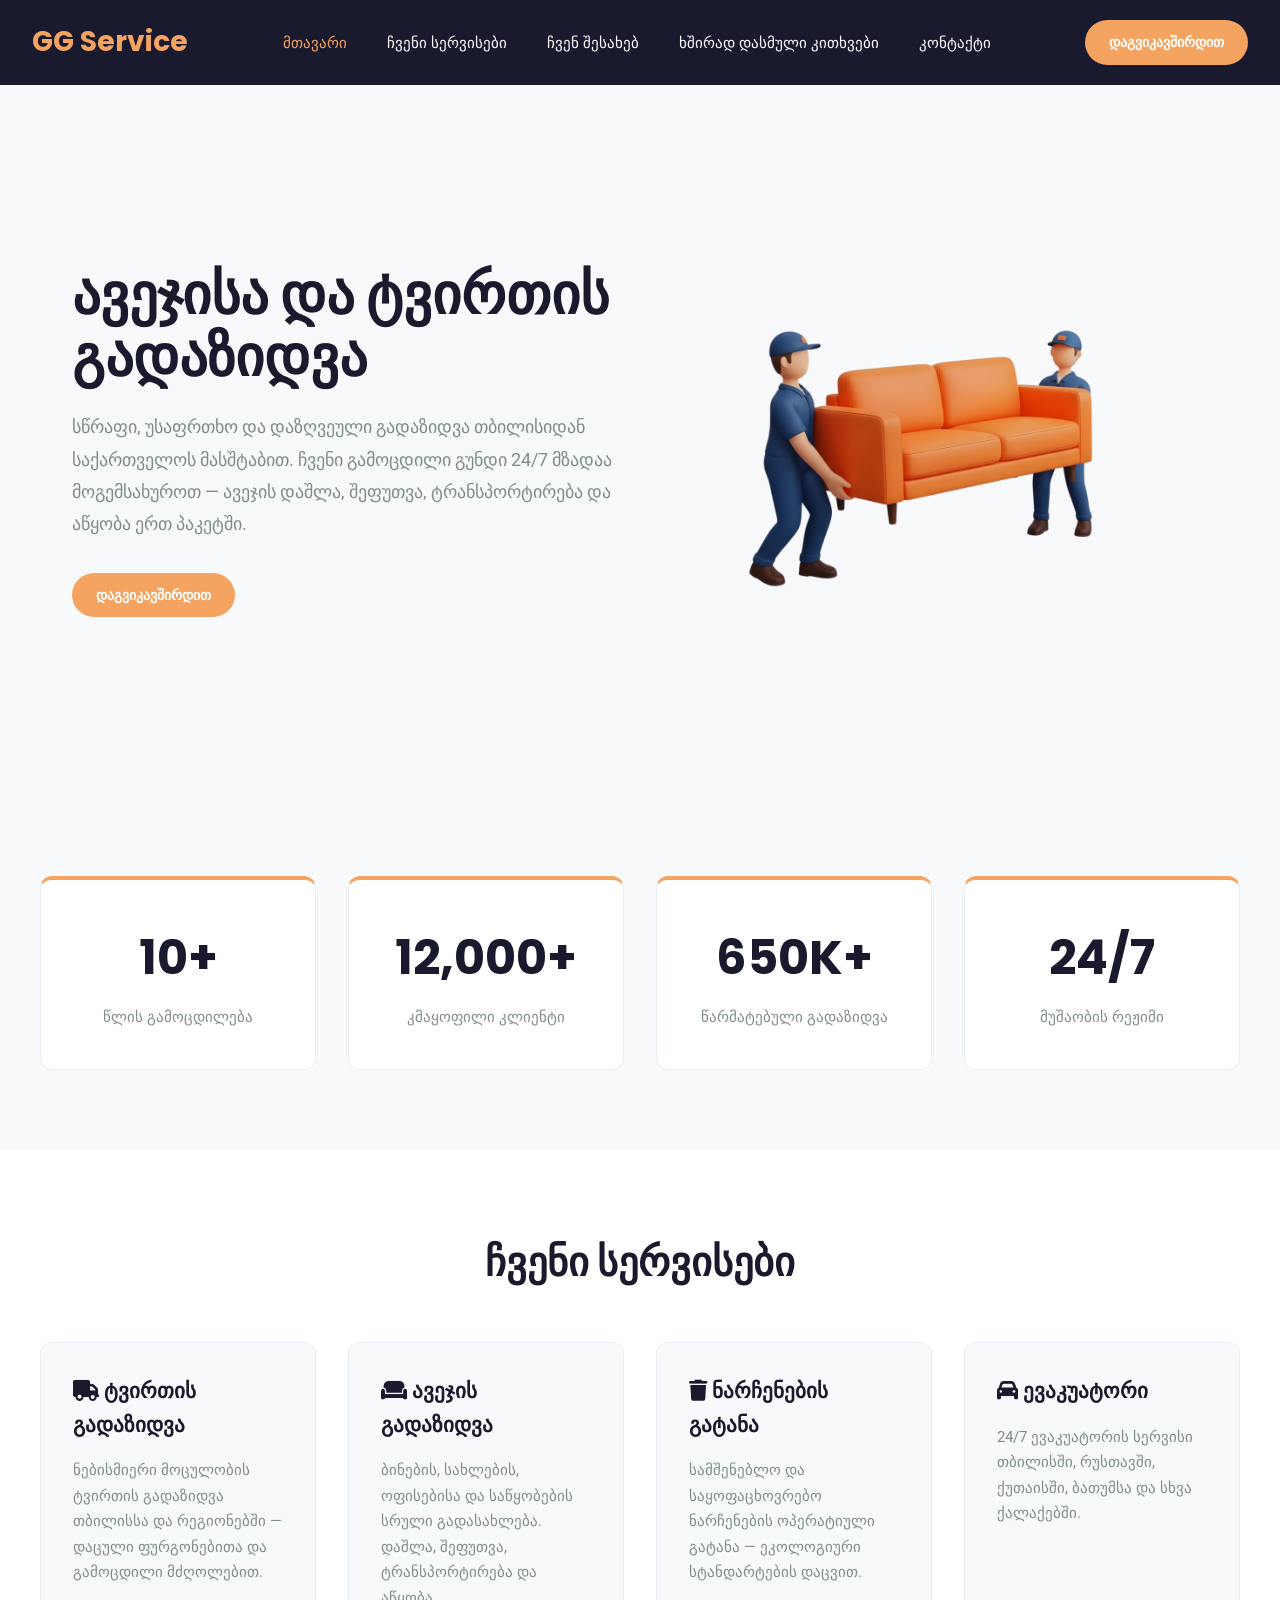
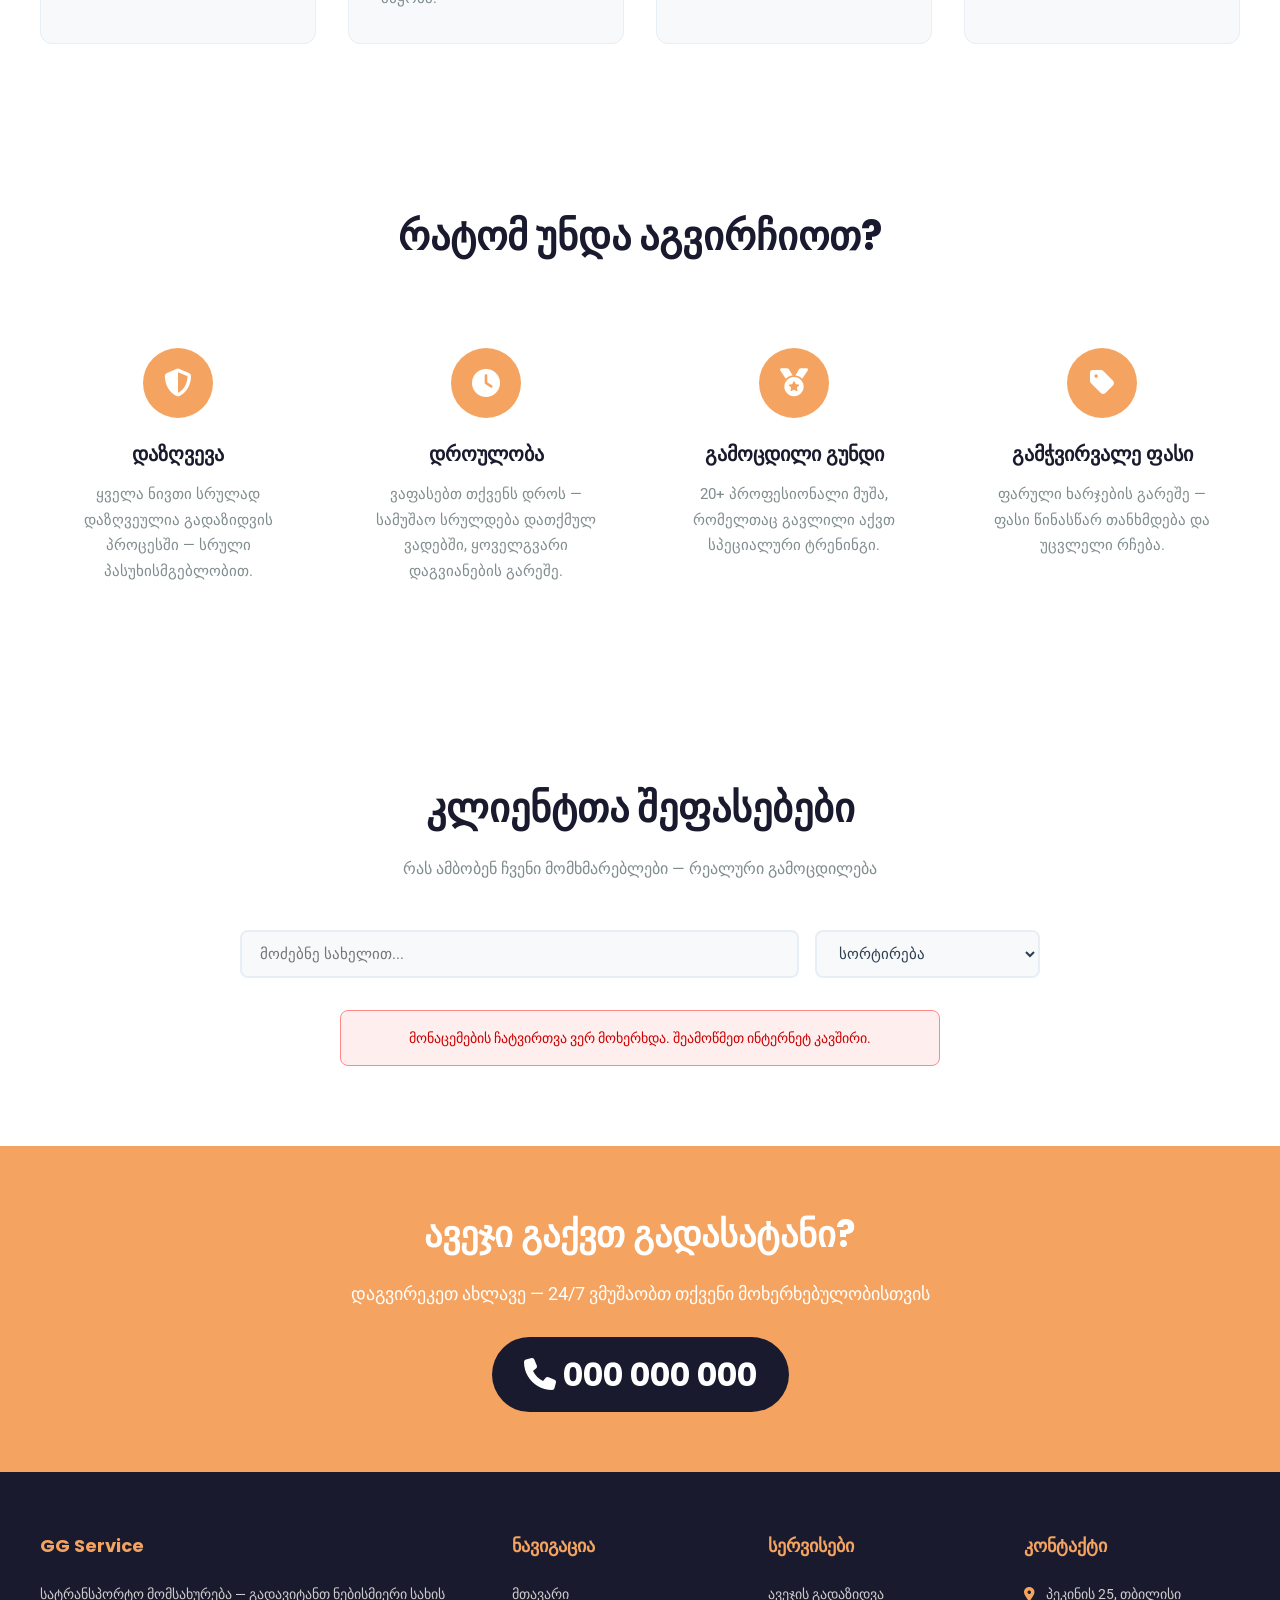
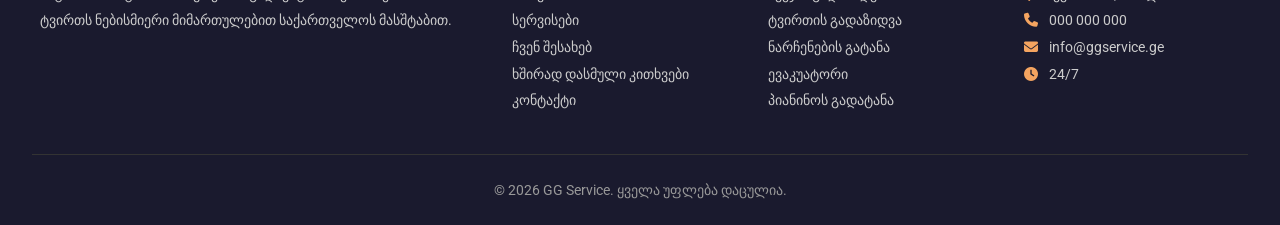
<file: index.html>
<!DOCTYPE html>
<html lang="ka">
<head>
    <meta charset="UTF-8">
    <meta name="viewport" content="width=device-width, initial-scale=1.0">
    <title>GG Service - ავეჯისა და ტვირთის გადაზიდვა საქართველოში</title>
    <link rel="stylesheet" href="styles.css">
    <link href="https://fonts.googleapis.com/css2?family=Poppins:wght@600;700&family=Roboto:wght@400;500;700&display=swap" rel="stylesheet">
    <link href="https://cdnjs.cloudflare.com/ajax/libs/font-awesome/6.4.0/css/all.min.css" rel="stylesheet">
</head>
<body>
    <header>
        <div class="logo"><a href="index.html">GG Service</a></div>
        <button class="burger"><span></span><span></span><span></span></button>
        <nav>
            <ul>
                <li><a href="index.html" class="active">მთავარი</a></li>
                <li><a href="services.html">ჩვენი სერვისები</a></li>
                <li><a href="about.html">ჩვენ შესახებ</a></li>
                <li><a href="faq.html">ხშირად დასმული კითხვები</a></li>
                <li><a href="contact.html">კონტაქტი</a></li>
            </ul>
        </nav>
        <div class="call-btn"><a href="#" class="popup-open">დაგვიკავშირდით</a></div>
    </header>

    <main>
        <section class="hero">
            <div class="hero-left">
                <h1>ავეჯისა და ტვირთის გადაზიდვა</h1>
                <p>სწრაფი, უსაფრთხო და დაზღვეული გადაზიდვა თბილისიდან საქართველოს მასშტაბით. ჩვენი გამოცდილი გუნდი 24/7 მზადაა მოგემსახუროთ — ავეჯის დაშლა, შეფუთვა, ტრანსპორტირება და აწყობა ერთ პაკეტში.</p>
                <a href="#" class="call-btn popup-open"><span>დაგვიკავშირდით</span></a>
            </div>
            <div class="hero-right">
                <img src="./images/delivery-sofa.png" alt="გადაზიდვის სერვისი">
            </div>
        </section>

        <section class="stats">
            <div class="stats-grid">
                <div class="stat-card">
                    <div class="number">10+</div>
                    <div class="label">წლის გამოცდილება</div>
                </div>
                <div class="stat-card">
                    <div class="number">12,000+</div>
                    <div class="label">კმაყოფილი კლიენტი</div>
                </div>
                <div class="stat-card">
                    <div class="number">650K+</div>
                    <div class="label">წარმატებული გადაზიდვა</div>
                </div>
                <div class="stat-card">
                    <div class="number">24/7</div>
                    <div class="label">მუშაობის რეჟიმი</div>
                </div>
            </div>
        </section>

        <section class="services">
            <h2>ჩვენი სერვისები</h2>
            <div class="service">
                <div class="service-card">
                    <h3><i class="fas fa-truck"></i> ტვირთის გადაზიდვა</h3>
                    <p>ნებისმიერი მოცულობის ტვირთის გადაზიდვა თბილისსა და რეგიონებში — დაცული ფურგონებითა და გამოცდილი მძღოლებით.</p>
                </div>
                <div class="service-card">
                    <h3><i class="fas fa-couch"></i> ავეჯის გადაზიდვა</h3>
                    <p>ბინების, სახლების, ოფისებისა და საწყობების სრული გადასახლება. დაშლა, შეფუთვა, ტრანსპორტირება და აწყობა.</p>
                </div>
                <div class="service-card">
                    <h3><i class="fas fa-trash"></i> ნარჩენების გატანა</h3>
                    <p>სამშენებლო და საყოფაცხოვრებო ნარჩენების ოპერატიული გატანა — ეკოლოგიური სტანდარტების დაცვით.</p>
                </div>
                <div class="service-card">
                    <h3><i class="fas fa-car"></i> ევაკუატორი</h3>
                    <p>24/7 ევაკუატორის სერვისი თბილისში, რუსთავში, ქუთაისში, ბათუმსა და სხვა ქალაქებში.</p>
                </div>
            </div>
        </section>

        <section class="why-us">
            <h2>რატომ უნდა აგვირჩიოთ?</h2>
            <div class="why-grid">
                <div class="why-card">
                    <div class="icon"><i class="fas fa-shield-alt"></i></div>
                    <h3>დაზღვევა</h3>
                    <p>ყველა ნივთი სრულად დაზღვეულია გადაზიდვის პროცესში — სრული პასუხისმგებლობით.</p>
                </div>
                <div class="why-card">
                    <div class="icon"><i class="fas fa-clock"></i></div>
                    <h3>დროულობა</h3>
                    <p>ვაფასებთ თქვენს დროს — სამუშაო სრულდება დათქმულ ვადებში, ყოველგვარი დაგვიანების გარეშე.</p>
                </div>
                <div class="why-card">
                    <div class="icon"><i class="fas fa-medal"></i></div>
                    <h3>გამოცდილი გუნდი</h3>
                    <p>20+ პროფესიონალი მუშა, რომელთაც გავლილი აქვთ სპეციალური ტრენინგი.</p>
                </div>
                <div class="why-card">
                    <div class="icon"><i class="fas fa-tag"></i></div>
                    <h3>გამჭვირვალე ფასი</h3>
                    <p>ფარული ხარჯების გარეშე — ფასი წინასწარ თანხმდება და უცვლელი რჩება.</p>
                </div>
            </div>
        </section>

        <section class="products">
            <h2>კლიენტთა შეფასებები</h2>
            <p class="subtitle">რას ამბობენ ჩვენი მომხმარებლები — რეალური გამოცდილება</p>
            <div class="filters">
                <input type="text" id="search-input" placeholder="მოძებნე სახელით..." class="search-input">
                <select id="sort-select" class="sort-select">
                    <option value="default">სორტირება</option>
                    <option value="rating-desc">რეიტინგი (მაღლიდან)</option>
                    <option value="rating-asc">რეიტინგი (დაბლიდან)</option>
                    <option value="alphabet">ანბანი (A-Z)</option>
                </select>
            </div>
            <div id="loader" class="loader"><div class="loader-spinner"></div></div>
            <div id="reviews-error" class="error-message"></div>
            <div id="reviews-grid" class="products-grid"></div>
        </section>

        <section class="cta-banner">
            <h2>ავეჯი გაქვთ გადასატანი?</h2>
            <p>დაგვირეკეთ ახლავე — 24/7 ვმუშაობთ თქვენი მოხერხებულობისთვის</p>
            <a href="tel:+995000000000" class="phone"><i class="fas fa-phone"></i> 000 000 000</a>
        </section>
    </main>

    <footer>
        <div class="footer-grid">
            <div class="footer-col">
                <h4>GG Service</h4>
                <p>სატრანსპორტო მომსახურება — გადავიტანთ ნებისმიერი სახის ტვირთს ნებისმიერი მიმართულებით საქართველოს მასშტაბით.</p>
            </div>
            <div class="footer-col">
                <h4>ნავიგაცია</h4>
                <a href="index.html">მთავარი</a>
                <a href="services.html">სერვისები</a>
                <a href="about.html">ჩვენ შესახებ</a>
                <a href="faq.html">ხშირად დასმული კითხვები</a>
                <a href="contact.html">კონტაქტი</a>
            </div>
            <div class="footer-col">
                <h4>სერვისები</h4>
                <a href="services.html">ავეჯის გადაზიდვა</a>
                <a href="services.html">ტვირთის გადაზიდვა</a>
                <a href="services.html">ნარჩენების გატანა</a>
                <a href="services.html">ევაკუატორი</a>
                <a href="services.html">პიანინოს გადატანა</a>
            </div>
            <div class="footer-col">
                <h4>კონტაქტი</h4>
                <p><i class="fas fa-map-marker-alt"></i> პეკინის 25, თბილისი</p>
                <p><i class="fas fa-phone"></i> 000 000 000</p>
                <p><i class="fas fa-envelope"></i> info@ggservice.ge</p>
                <p><i class="fas fa-clock"></i> 24/7</p>
            </div>
        </div>
        <div class="footer-bottom">
            <p>&copy; 2026 GG Service. ყველა უფლება დაცულია.</p>
        </div>
    </footer>

    <div class="popup" id="popup">
        <div class="popup-content">
            <button class="popup-close">&times;</button>
            <h3>დაგვიკავშირდით</h3>
            <p><i class="fas fa-phone"></i> +995 000 000 000</p>
            <p><i class="fas fa-envelope"></i> info@ggservice.ge</p>
            <p><i class="fas fa-map-marker-alt"></i> პეკინის 25, თბილისი</p>
            <p><i class="fas fa-clock"></i> კვირაში 7 დღე, 24 საათი</p>
            <a href="tel:+995000000000" class="call-btn">დარეკვა</a>
        </div>
    </div>

    <script src="script.js"></script>
</body>
</html>
</file>
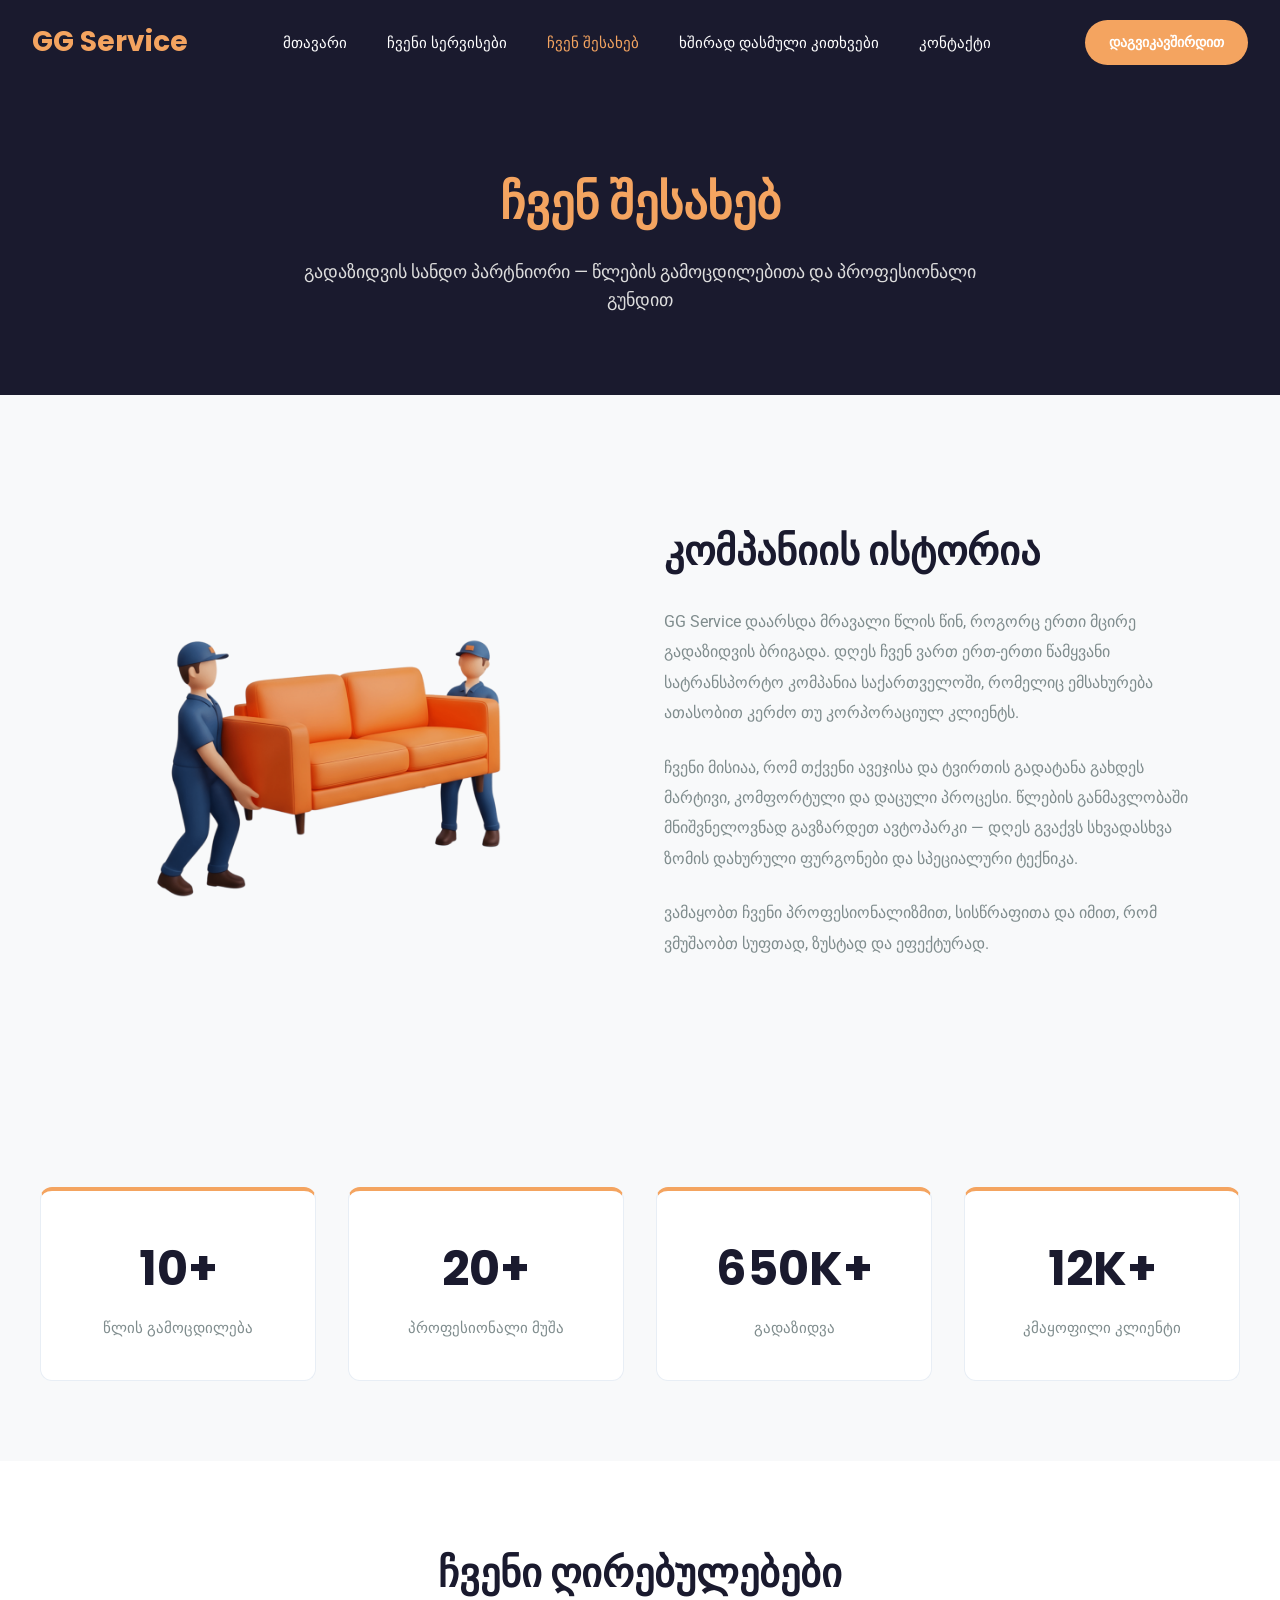
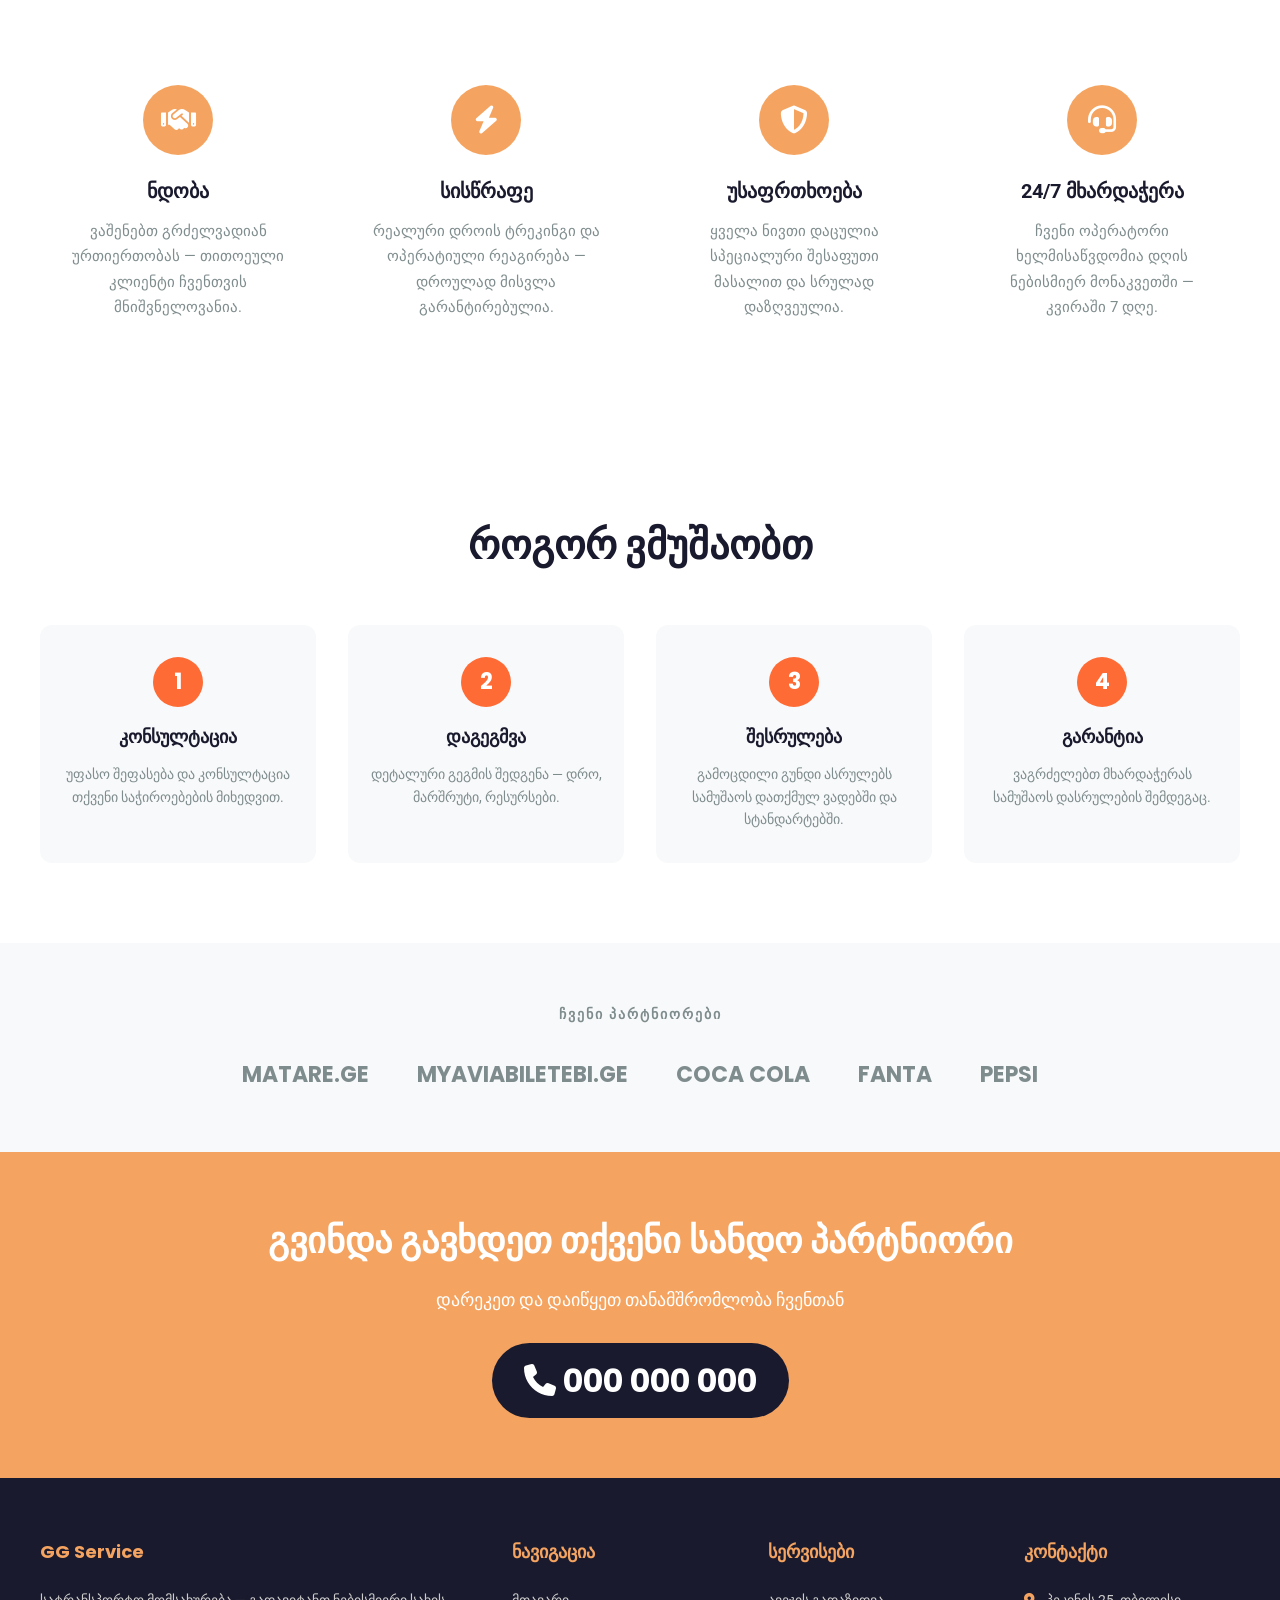
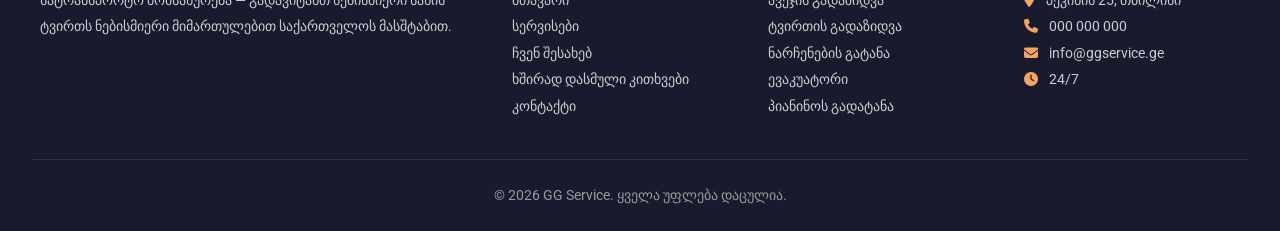
<file: about.html>
<!DOCTYPE html>
<html lang="ka">
<head>
    <meta charset="UTF-8">
    <meta name="viewport" content="width=device-width, initial-scale=1.0">
    <title>ჩვენ შესახებ - GG Service</title>
    <link rel="stylesheet" href="styles.css">
    <link href="https://fonts.googleapis.com/css2?family=Poppins:wght@600;700&family=Roboto:wght@400;500;700&display=swap" rel="stylesheet">
    <link href="https://cdnjs.cloudflare.com/ajax/libs/font-awesome/6.4.0/css/all.min.css" rel="stylesheet">
</head>
<body>
    <header>
        <div class="logo"><a href="index.html">GG Service</a></div>
        <button class="burger"><span></span><span></span><span></span></button>
        <nav>
            <ul>
                <li><a href="index.html">მთავარი</a></li>
                <li><a href="services.html">ჩვენი სერვისები</a></li>
                <li><a href="about.html" class="active">ჩვენ შესახებ</a></li>
                <li><a href="faq.html">ხშირად დასმული კითხვები</a></li>
                <li><a href="contact.html">კონტაქტი</a></li>
            </ul>
        </nav>
        <div class="call-btn"><a href="#" class="popup-open">დაგვიკავშირდით</a></div>
    </header>

    <main>
        <section class="page-header">
            <h1>ჩვენ შესახებ</h1>
            <p>გადაზიდვის სანდო პარტნიორი — წლების გამოცდილებითა და პროფესიონალი გუნდით</p>
        </section>

        <section class="about">
            <div class="about-left">
                <img src="./images/delivery-sofa.png" alt="ჩვენი გუნდი">
            </div>
            <div class="about-right">
                <h2>კომპანიის ისტორია</h2>
                <p>GG Service დაარსდა მრავალი წლის წინ, როგორც ერთი მცირე გადაზიდვის ბრიგადა. დღეს ჩვენ ვართ ერთ-ერთი წამყვანი სატრანსპორტო კომპანია საქართველოში, რომელიც ემსახურება ათასობით კერძო თუ კორპორაციულ კლიენტს.</p>
                <p>ჩვენი მისიაა, რომ თქვენი ავეჯისა და ტვირთის გადატანა გახდეს მარტივი, კომფორტული და დაცული პროცესი. წლების განმავლობაში მნიშვნელოვნად გავზარდეთ ავტოპარკი — დღეს გვაქვს სხვადასხვა ზომის დახურული ფურგონები და სპეციალური ტექნიკა.</p>
                <p>ვამაყობთ ჩვენი პროფესიონალიზმით, სისწრაფითა და იმით, რომ ვმუშაობთ სუფთად, ზუსტად და ეფექტურად.</p>
            </div>
        </section>

        <section class="stats">
            <div class="stats-grid">
                <div class="stat-card">
                    <div class="number">10+</div>
                    <div class="label">წლის გამოცდილება</div>
                </div>
                <div class="stat-card">
                    <div class="number">20+</div>
                    <div class="label">პროფესიონალი მუშა</div>
                </div>
                <div class="stat-card">
                    <div class="number">650K+</div>
                    <div class="label">გადაზიდვა</div>
                </div>
                <div class="stat-card">
                    <div class="number">12K+</div>
                    <div class="label">კმაყოფილი კლიენტი</div>
                </div>
            </div>
        </section>

        <section class="why-us">
            <h2>ჩვენი ღირებულებები</h2>
            <div class="why-grid">
                <div class="why-card">
                    <div class="icon"><i class="fas fa-handshake"></i></div>
                    <h3>ნდობა</h3>
                    <p>ვაშენებთ გრძელვადიან ურთიერთობას — თითოეული კლიენტი ჩვენთვის მნიშვნელოვანია.</p>
                </div>
                <div class="why-card">
                    <div class="icon"><i class="fas fa-bolt"></i></div>
                    <h3>სისწრაფე</h3>
                    <p>რეალური დროის ტრეკინგი და ოპერატიული რეაგირება — დროულად მისვლა გარანტირებულია.</p>
                </div>
                <div class="why-card">
                    <div class="icon"><i class="fas fa-shield-alt"></i></div>
                    <h3>უსაფრთხოება</h3>
                    <p>ყველა ნივთი დაცულია სპეციალური შესაფუთი მასალით და სრულად დაზღვეულია.</p>
                </div>
                <div class="why-card">
                    <div class="icon"><i class="fas fa-headset"></i></div>
                    <h3>24/7 მხარდაჭერა</h3>
                    <p>ჩვენი ოპერატორი ხელმისაწვდომია დღის ნებისმიერ მონაკვეთში — კვირაში 7 დღე.</p>
                </div>
            </div>
        </section>

        <section class="process">
            <h2>როგორ ვმუშაობთ</h2>
            <div class="steps">
                <div class="step">
                    <div class="num">1</div>
                    <h3>კონსულტაცია</h3>
                    <p>უფასო შეფასება და კონსულტაცია თქვენი საჭიროებების მიხედვით.</p>
                </div>
                <div class="step">
                    <div class="num">2</div>
                    <h3>დაგეგმვა</h3>
                    <p>დეტალური გეგმის შედგენა — დრო, მარშრუტი, რესურსები.</p>
                </div>
                <div class="step">
                    <div class="num">3</div>
                    <h3>შესრულება</h3>
                    <p>გამოცდილი გუნდი ასრულებს სამუშაოს დათქმულ ვადებში და სტანდარტებში.</p>
                </div>
                <div class="step">
                    <div class="num">4</div>
                    <h3>გარანტია</h3>
                    <p>ვაგრძელებთ მხარდაჭერას სამუშაოს დასრულების შემდეგაც.</p>
                </div>
            </div>
        </section>

        <section class="partners">
            <h3>ჩვენი პარტნიორები</h3>
            <div class="partner-logos">
                <div>MATARE.GE</div>
                <div>MYAVIABILETEBI.GE</div>
                <div>COCA COLA</div>
                <div>FANTA</div>
                <div>PEPSI</div>
            </div>
        </section>

        <section class="cta-banner">
            <h2>გვინდა გავხდეთ თქვენი სანდო პარტნიორი</h2>
            <p>დარეკეთ და დაიწყეთ თანამშრომლობა ჩვენთან</p>
            <a href="tel:+995 000 000 000" class="phone"><i class="fas fa-phone"></i> 000 000 000</a>
        </section>
    </main>

    <footer>
        <div class="footer-grid">
            <div class="footer-col">
                <h4>GG Service</h4>
                <p>სატრანსპორტო მომსახურება — გადავიტანთ ნებისმიერი სახის ტვირთს ნებისმიერი მიმართულებით საქართველოს მასშტაბით.</p>
            </div>
            <div class="footer-col">
                <h4>ნავიგაცია</h4>
                <a href="index.html">მთავარი</a>
                <a href="services.html">სერვისები</a>
                <a href="about.html">ჩვენ შესახებ</a>
                <a href="faq.html">ხშირად დასმული კითხვები</a>
                <a href="contact.html">კონტაქტი</a>
            </div>
            <div class="footer-col">
                <h4>სერვისები</h4>
                <a href="services.html">ავეჯის გადაზიდვა</a>
                <a href="services.html">ტვირთის გადაზიდვა</a>
                <a href="services.html">ნარჩენების გატანა</a>
                <a href="services.html">ევაკუატორი</a>
                <a href="services.html">პიანინოს გადატანა</a>
            </div>
            <div class="footer-col">
                <h4>კონტაქტი</h4>
                <p><i class="fas fa-map-marker-alt"></i> პეკინის 25, თბილისი</p>
                <p><i class="fas fa-phone"></i> 000 000 000</p>
                <p><i class="fas fa-envelope"></i> info@ggservice.ge</p>
                <p><i class="fas fa-clock"></i> 24/7</p>
            </div>
        </div>
        <div class="footer-bottom">
            <p>&copy; 2026 GG Service. ყველა უფლება დაცულია.</p>
        </div>
    </footer>

    <div class="popup" id="popup">
        <div class="popup-content">
            <button class="popup-close">&times;</button>
            <h3>დაგვიკავშირდით</h3>
            <p><i class="fas fa-phone"></i> +995 000 000 000</p>
            <p><i class="fas fa-envelope"></i> info@ggservice.ge</p>
            <p><i class="fas fa-map-marker-alt"></i> პეკინის 25, თბილისი</p>
            <p><i class="fas fa-clock"></i> კვირაში 7 დღე, 24 საათი</p>
            <a href="tel:+995000000000" class="call-btn">დარეკვა</a>
        </div>
    </div>

    <script src="script.js"></script>
</body>
</html>
</file>
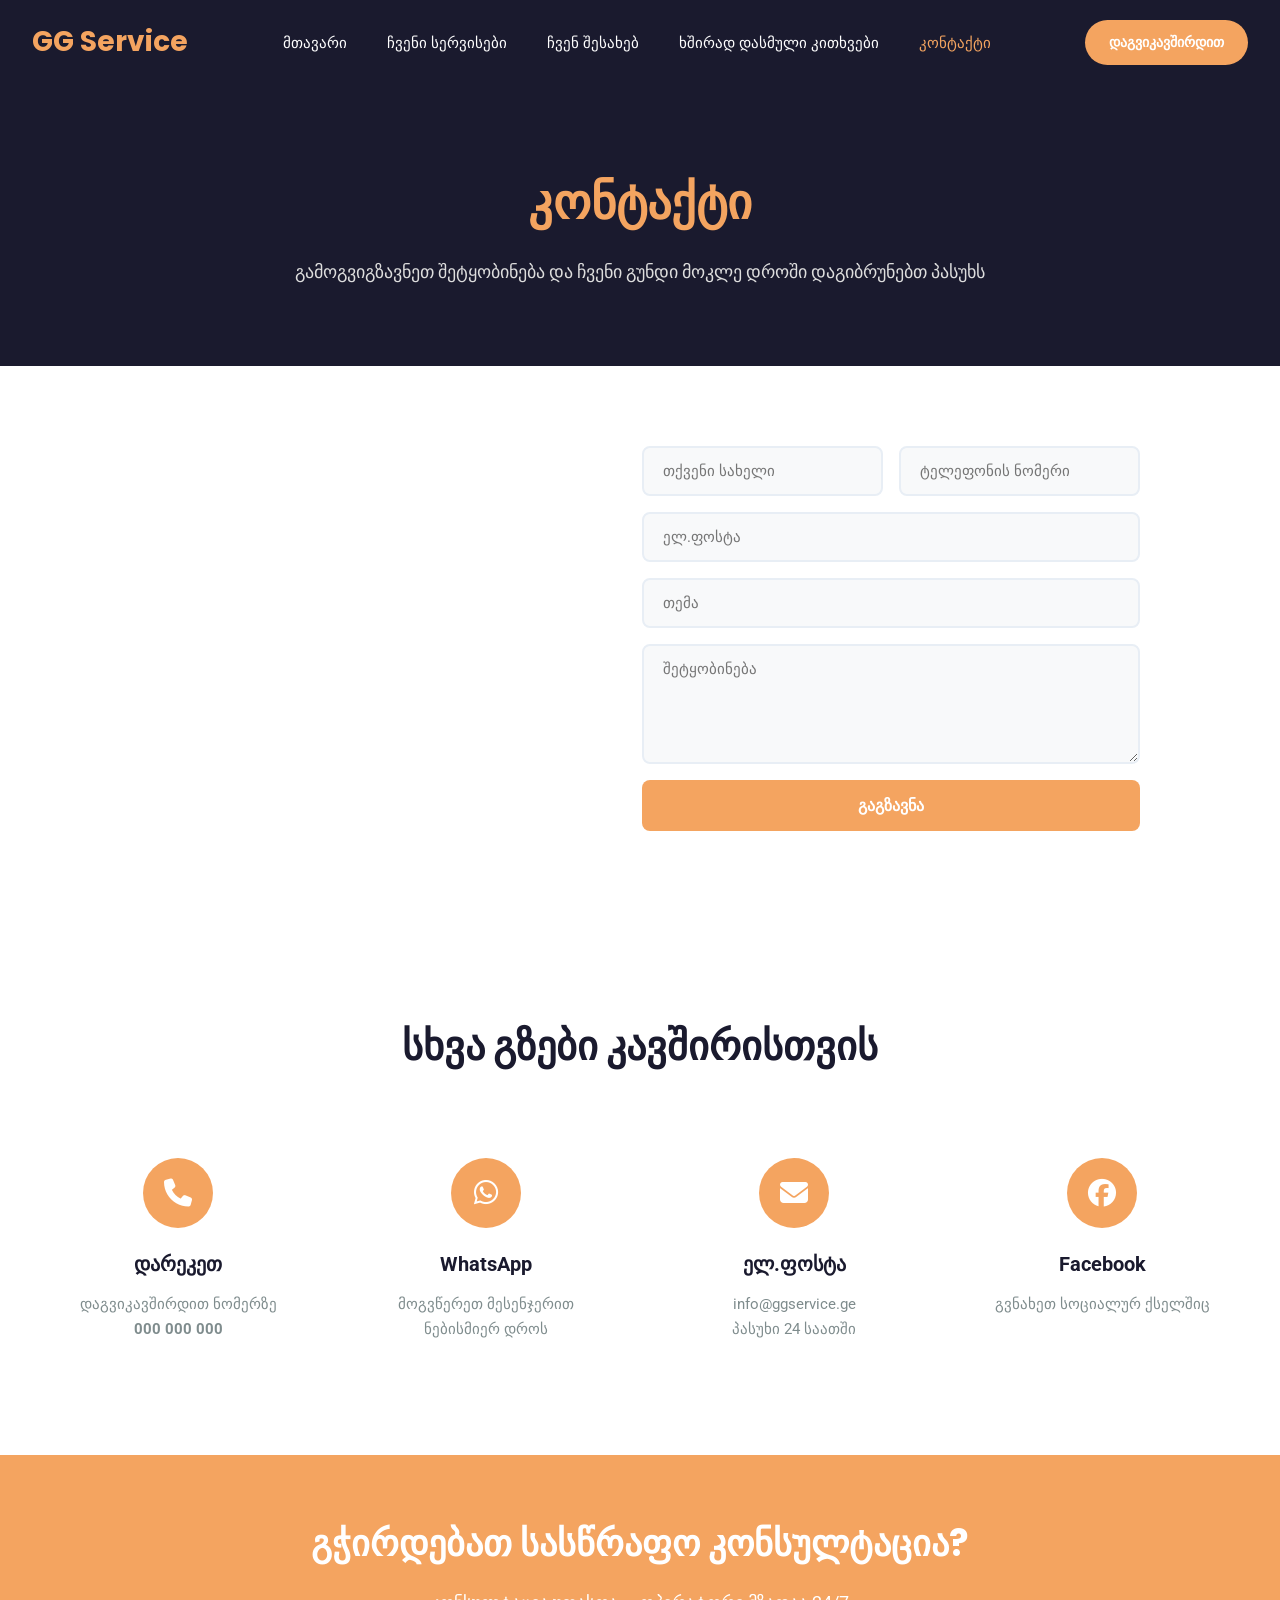
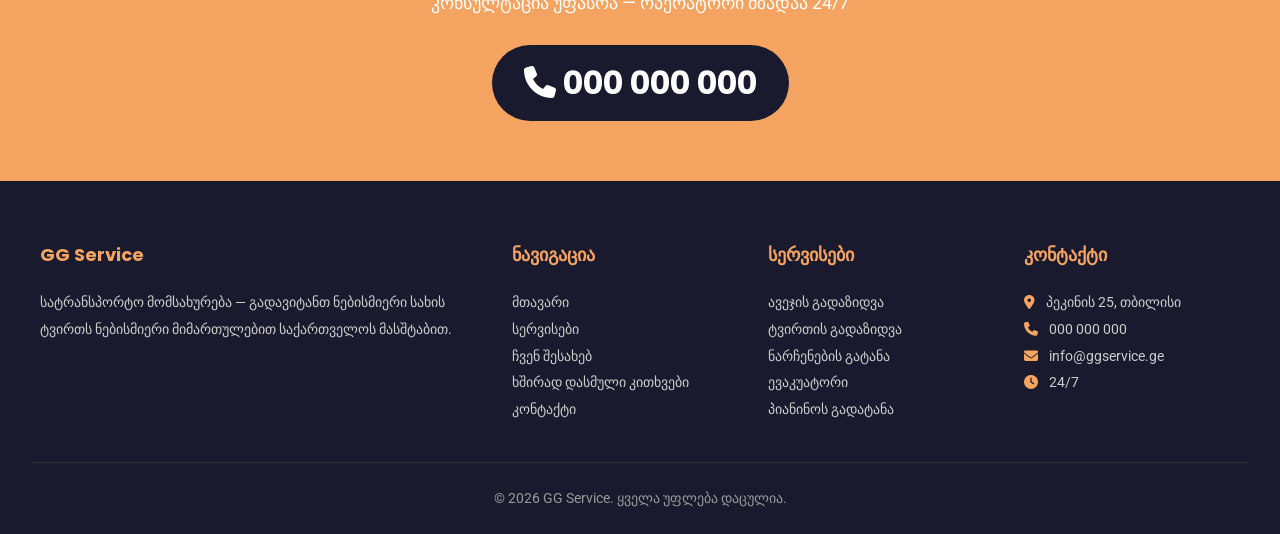
<file: contact.html>
<!DOCTYPE html>
<html lang="ka">
<head>
    <meta charset="UTF-8">
    <meta name="viewport" content="width=device-width, initial-scale=1.0">
    <title>დაგვიკავშირდით - GG Service</title>
    <link rel="stylesheet" href="styles.css">
    <link href="https://fonts.googleapis.com/css2?family=Poppins:wght@600;700&family=Roboto:wght@400;500;700&display=swap" rel="stylesheet">
    <link href="https://cdnjs.cloudflare.com/ajax/libs/font-awesome/6.4.0/css/all.min.css" rel="stylesheet">
</head>
<body>
    <header>
        <div class="logo"><a href="index.html">GG Service</a></div>
        <button class="burger"><span></span><span></span><span></span></button>
        <nav>
            <ul>
                <li><a href="index.html">მთავარი</a></li>
                <li><a href="services.html">ჩვენი სერვისები</a></li>
                <li><a href="about.html">ჩვენ შესახებ</a></li>
                <li><a href="faq.html">ხშირად დასმული კითხვები</a></li>
                <li><a href="contact.html" class="active">კონტაქტი</a></li>
            </ul>
        </nav>
        <div class="call-btn"><a href="#" class="popup-open">დაგვიკავშირდით</a></div>
    </header>

    <main>
        <section class="page-header">
            <h1>კონტაქტი</h1>
            <p>გამოგვიგზავნეთ შეტყობინება და ჩვენი გუნდი მოკლე დროში დაგიბრუნებთ პასუხს</p>
        </section>

        <section class="contact">
            <div class="contact-info">
                <div class="contact-left">
                    <iframe
                        src="https://www.google.com/maps?q=Akhaltsikhe,Georgia&output=embed"
                        width="100%"
                        height="100%"
                        style="border:0; border-radius:12px; min-height:400px;"
                        loading="lazy">
                    </iframe>
                </div>
                <div class="contact-right">
                    <form action="#" method="post">
                        <div class="contact-form-extra">
                            <input type="text" name="name" placeholder="თქვენი სახელი" required>
                            <input type="tel" name="phone" placeholder="ტელეფონის ნომერი" required>
                        </div>
                        <input type="email" name="email" placeholder="ელ.ფოსტა" required>
                        <input type="text" name="subject" placeholder="თემა" required>
                        <textarea name="message" placeholder="შეტყობინება" required></textarea>
                        <button type="submit">გაგზავნა</button>
                    </form>
                </div>
            </div>
        </section>

        <section class="why-us">
            <h2>სხვა გზები კავშირისთვის</h2>
            <div class="why-grid">
                <div class="why-card">
                    <div class="icon"><i class="fas fa-phone"></i></div>
                    <h3>დარეკეთ</h3>
                    <p>დაგვიკავშირდით ნომერზე<br><strong>000 000 000</strong></p>
                </div>
                <div class="why-card">
                    <div class="icon"><i class="fab fa-whatsapp"></i></div>
                    <h3>WhatsApp</h3>
                    <p>მოგვწერეთ მესენჯერით ნებისმიერ დროს</p>
                </div>
                <div class="why-card">
                    <div class="icon"><i class="fas fa-envelope"></i></div>
                    <h3>ელ.ფოსტა</h3>
                    <p>info@ggservice.ge<br>პასუხი 24 საათში</p>
                </div>
                <div class="why-card">
                    <div class="icon"><i class="fab fa-facebook"></i></div>
                    <h3>Facebook</h3>
                    <p>გვნახეთ სოციალურ ქსელშიც</p>
                </div>
            </div>
        </section>

        <section class="cta-banner">
            <h2>გჭირდებათ სასწრაფო კონსულტაცია?</h2>
            <p>კონსულტაცია უფასოა — ოპერატორი მზადაა 24/7</p>
            <a href="tel:+995000000000" class="phone"><i class="fas fa-phone"></i> 000 000 000</a>
        </section>
    </main>

    <footer>
        <div class="footer-grid">
            <div class="footer-col">
                <h4>GG Service</h4>
                <p>სატრანსპორტო მომსახურება — გადავიტანთ ნებისმიერი სახის ტვირთს ნებისმიერი მიმართულებით საქართველოს მასშტაბით.</p>
            </div>
            <div class="footer-col">
                <h4>ნავიგაცია</h4>
                <a href="index.html">მთავარი</a>
                <a href="services.html">სერვისები</a>
                <a href="about.html">ჩვენ შესახებ</a>
                <a href="faq.html">ხშირად დასმული კითხვები</a>
                <a href="contact.html">კონტაქტი</a>
            </div>
            <div class="footer-col">
                <h4>სერვისები</h4>
                <a href="services.html">ავეჯის გადაზიდვა</a>
                <a href="services.html">ტვირთის გადაზიდვა</a>
                <a href="services.html">ნარჩენების გატანა</a>
                <a href="services.html">ევაკუატორი</a>
                <a href="services.html">პიანინოს გადატანა</a>
            </div>
            <div class="footer-col">
                <h4>კონტაქტი</h4>
                <p><i class="fas fa-map-marker-alt"></i> პეკინის 25, თბილისი</p>
                <p><i class="fas fa-phone"></i> 000 000 000</p>
                <p><i class="fas fa-envelope"></i> info@ggservice.ge</p>
                <p><i class="fas fa-clock"></i> 24/7</p>
            </div>
        </div>
        <div class="footer-bottom">
            <p>&copy; 2026 GG Service. ყველა უფლება დაცულია.</p>
        </div>
    </footer>

    <div class="popup" id="popup">
        <div class="popup-content">
            <button class="popup-close">&times;</button>
            <h3>დაგვიკავშირდით</h3>
            <p><i class="fas fa-phone"></i> +995 000 000 000</p>
            <p><i class="fas fa-envelope"></i> info@ggservice.ge</p>
            <p><i class="fas fa-map-marker-alt"></i> პეკინის 25, თბილისი</p>
            <p><i class="fas fa-clock"></i> კვირაში 7 დღე, 24 საათი</p>
            <a href="tel:+995000000000" class="call-btn">დარეკვა</a>
        </div>
    </div>

    <script src="script.js"></script>
</body>
</html>
</file>
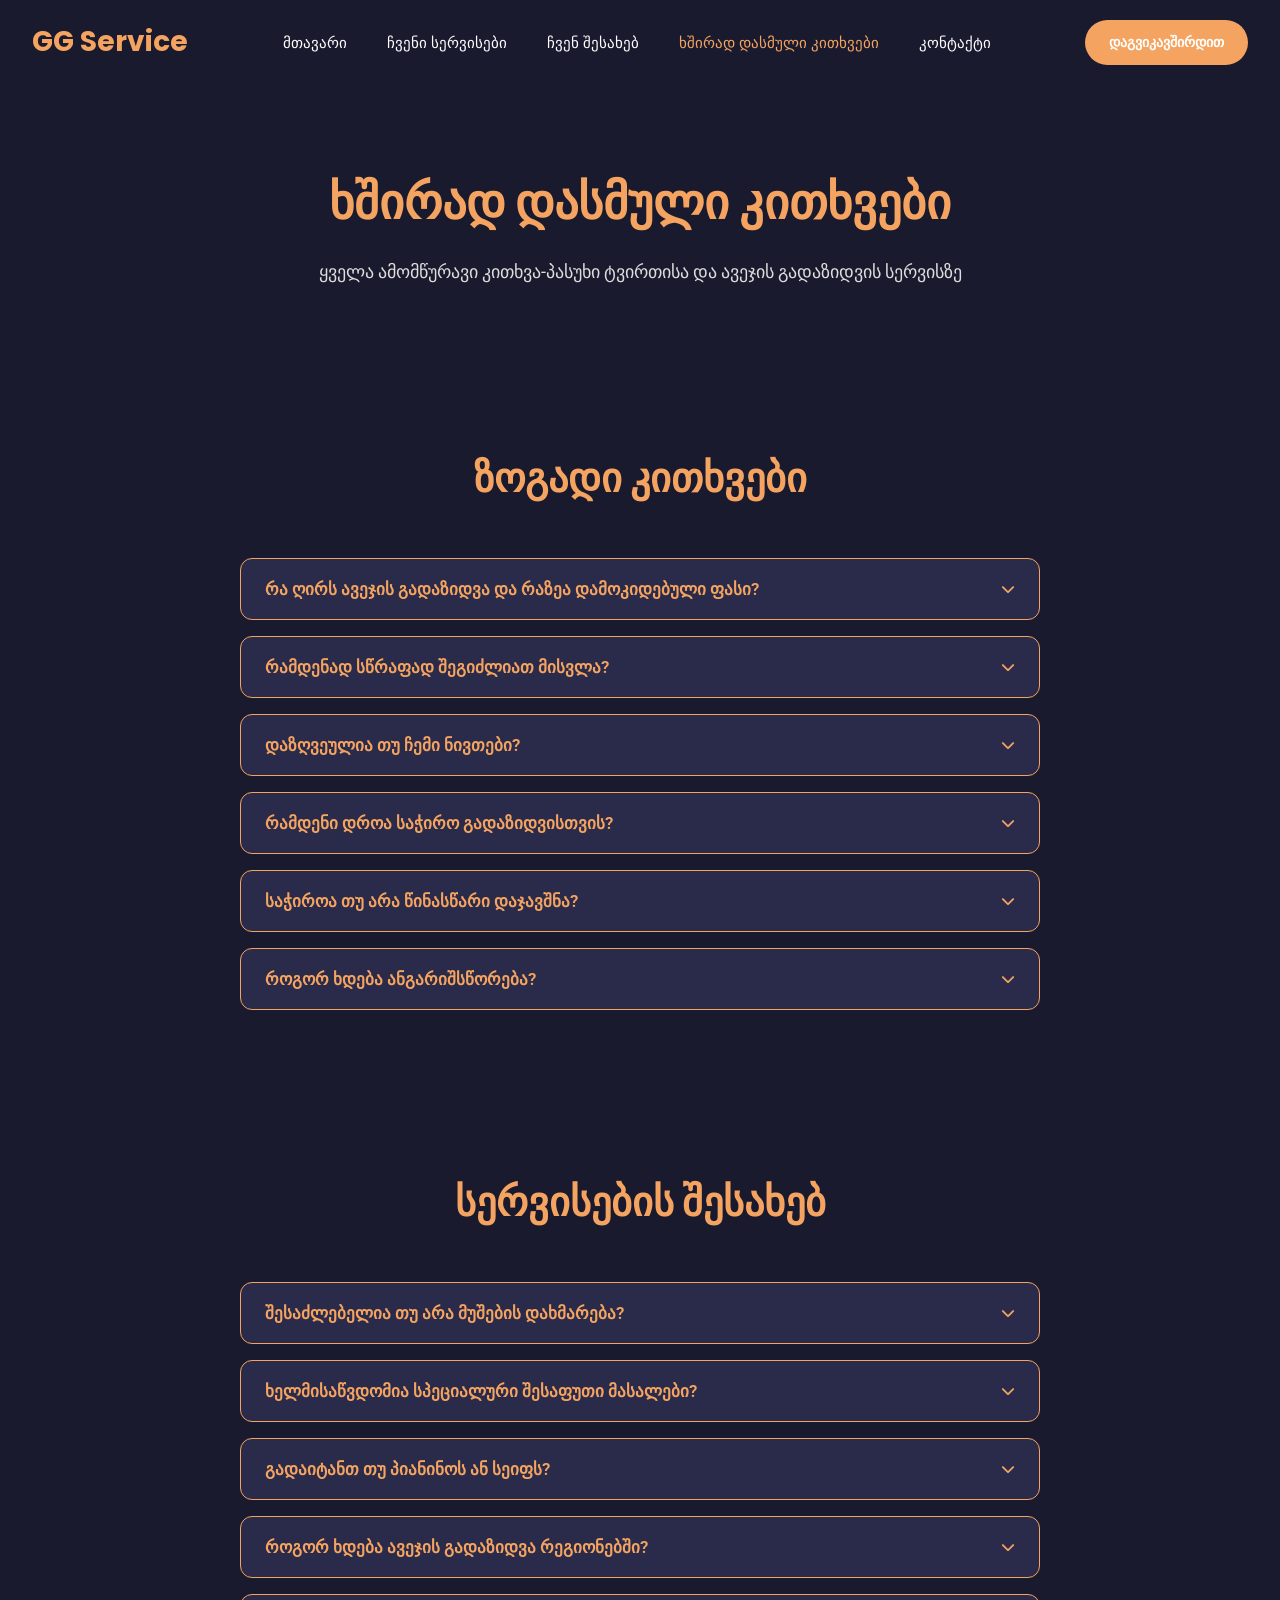
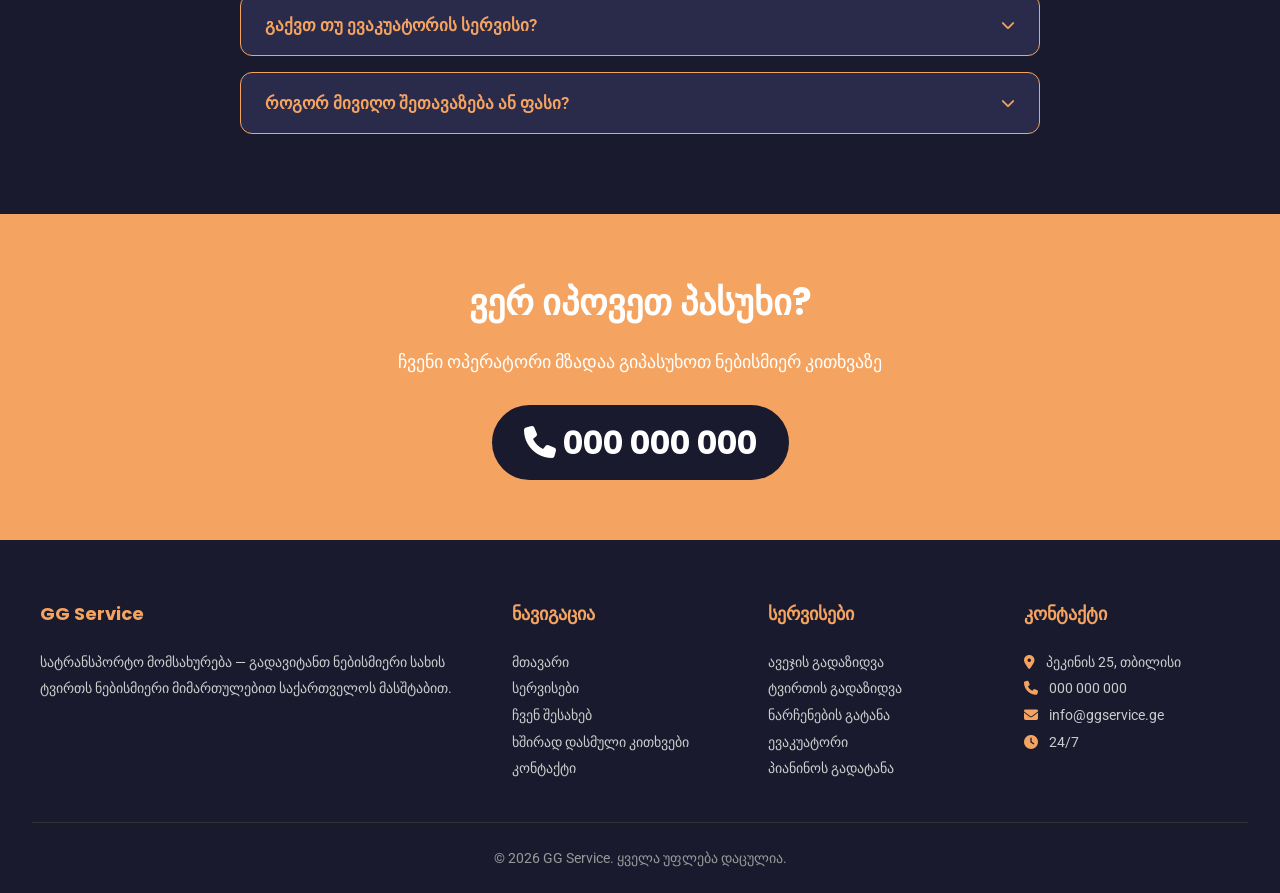
<file: faq.html>
<!DOCTYPE html>
<html lang="ka">
<head>
    <meta charset="UTF-8">
    <meta name="viewport" content="width=device-width, initial-scale=1.0">
    <title>ხშირად დასმული კითხვები - GG Service</title>
    <link rel="stylesheet" href="styles.css">
    <link href="https://fonts.googleapis.com/css2?family=Poppins:wght@600;700&family=Roboto:wght@400;500;700&display=swap" rel="stylesheet">
    <link href="https://cdnjs.cloudflare.com/ajax/libs/font-awesome/6.4.0/css/all.min.css" rel="stylesheet">
</head>
<body>
    <header>
        <div class="logo"><a href="index.html">GG Service</a></div>
        <button class="burger"><span></span><span></span><span></span></button>
        <nav>
            <ul>
                <li><a href="index.html">მთავარი</a></li>
                <li><a href="services.html">ჩვენი სერვისები</a></li>
                <li><a href="about.html">ჩვენ შესახებ</a></li>
                <li><a href="faq.html" class="active">ხშირად დასმული კითხვები</a></li>
                <li><a href="contact.html">კონტაქტი</a></li>
            </ul>
        </nav>
        <div class="call-btn"><a href="#" class="popup-open">დაგვიკავშირდით</a></div>
    </header>

    <main>
        <section class="page-header">
            <h1>ხშირად დასმული კითხვები</h1>
            <p>ყველა ამომწურავი კითხვა-პასუხი ტვირთისა და ავეჯის გადაზიდვის სერვისზე</p>
        </section>

        <section class="faq">
            <h2>ზოგადი კითხვები</h2>
            <div class="accordion">
                <div class="accordion-item">
                    <button class="accordion-header">
                        <span>რა ღირს ავეჯის გადაზიდვა და რაზეა დამოკიდებული ფასი?</span>
                        <i class="fas fa-chevron-down"></i>
                    </button>
                    <div class="accordion-body">
                        <p>ავეჯის გადაზიდვის ფასი იწყება 40 ლარიდან. საბოლოო ღირებულება ფორმირდება ტვირთის მოცულობის, სართულების რაოდენობისა და იმის მიხედვით, საჭიროა თუ არა ავეჯის დაშლა-აწყობა. ჩვენთან ტარიფები გამჭვირვალეა და წინასწარ თანხმდება კლიენტთან.</p>
                    </div>
                </div>
                <div class="accordion-item">
                    <button class="accordion-header">
                        <span>რამდენად სწრაფად შეგიძლიათ მისვლა?</span>
                        <i class="fas fa-chevron-down"></i>
                    </button>
                    <div class="accordion-body">
                        <p>თბილისის მასშტაბით ვმოძრაობთ 30-60 წუთში. რეგიონებში მისვლის დრო დამოკიდებულია ლოკაციაზე. ოპერატორთან დარეკვისას ზუსტ დროს დაგისახელებთ.</p>
                    </div>
                </div>
                <div class="accordion-item">
                    <button class="accordion-header">
                        <span>დაზღვეულია თუ ჩემი ნივთები?</span>
                        <i class="fas fa-chevron-down"></i>
                    </button>
                    <div class="accordion-body">
                        <p>კი, ყველა ნივთი სრულად დაზღვეულია ჩვენი სერვისის დროს. მაქსიმალური დაცვა გარანტირებულია — შესაძლო დაზიანების შემთხვევაში ვანაზღაურებთ ზიანს.</p>
                    </div>
                </div>
                <div class="accordion-item">
                    <button class="accordion-header">
                        <span>რამდენი დროა საჭირო გადაზიდვისთვის?</span>
                        <i class="fas fa-chevron-down"></i>
                    </button>
                    <div class="accordion-body">
                        <p>გადაზიდვის დრო დამოკიდებულია ბინის ზომაზე და დისტანციაზე. ჩვეულებრივი ბინა (2-3 ოთახი) საჭიროებს 2-4 საათს. დიდი სახლები ან ოფისები — 5-8 საათს.</p>
                    </div>
                </div>
                <div class="accordion-item">
                    <button class="accordion-header">
                        <span>საჭიროა თუ არა წინასწარი დაჯავშნა?</span>
                        <i class="fas fa-chevron-down"></i>
                    </button>
                    <div class="accordion-body">
                        <p>დიახ, გთხოვთ არანაკლებ 24 საათით წინ დაჯავშნოთ, რათა შევძლოთ თქვენთვის სასურველი დროის გათვალისწინება. გადაუდებელ შემთხვევებში — დაგვირეკეთ, შევეცდებით უმოკლეს დროში მოვიდეთ.</p>
                    </div>
                </div>
                <div class="accordion-item">
                    <button class="accordion-header">
                        <span>როგორ ხდება ანგარიშსწორება?</span>
                        <i class="fas fa-chevron-down"></i>
                    </button>
                    <div class="accordion-body">
                        <p>ანგარიშსწორება ხდება სამუშაოს დასრულების შემდეგ — ნაღდი ან საბანკო გადარიცხვით. იურიდიული პირებისთვის ვუშვებთ ანგარიშ-ფაქტურას.</p>
                    </div>
                </div>
            </div>
        </section>

        <section class="faq">
            <h2>სერვისების შესახებ</h2>
            <div class="accordion">
                <div class="accordion-item">
                    <button class="accordion-header">
                        <span>შესაძლებელია თუ არა მუშების დახმარება?</span>
                        <i class="fas fa-chevron-down"></i>
                    </button>
                    <div class="accordion-body">
                        <p>დიახ. გვაქვს გამოცდილი მტვირთავები, რომლებიც დაგეხმარებიან ნივთების სართულებზე ატანასა და ჩამოტანაში. მუშების მომსახურება იწყება 25 ლარიდან.</p>
                    </div>
                </div>
                <div class="accordion-item">
                    <button class="accordion-header">
                        <span>ხელმისაწვდომია სპეციალური შესაფუთი მასალები?</span>
                        <i class="fas fa-chevron-down"></i>
                    </button>
                    <div class="accordion-body">
                        <p>დიახ, გვაქვს ბუშტუკოვანი ფირი, კუთხეები, მუყაოს ყუთები და სხვა მასალები დელიკატური ნივთებისთვის. ეს ხარჯი დაემატება ჯამურ ფასს.</p>
                    </div>
                </div>
                <div class="accordion-item">
                    <button class="accordion-header">
                        <span>გადაიტანთ თუ პიანინოს ან სეიფს?</span>
                        <i class="fas fa-chevron-down"></i>
                    </button>
                    <div class="accordion-body">
                        <p>დიახ. გვაქვს სპეციალური ტექნიკა და გამოცდილი გუნდი პიანინოს, როიალის, სეიფისა და ბანკომატის უსაფრთხო გადასატანად. ფასი დამოკიდებულია წონაზე და სართულზე.</p>
                    </div>
                </div>
                <div class="accordion-item">
                    <button class="accordion-header">
                        <span>როგორ ხდება ავეჯის გადაზიდვა რეგიონებში?</span>
                        <i class="fas fa-chevron-down"></i>
                    </button>
                    <div class="accordion-body">
                        <p>თუ ნივთები გაქვთ რეგიონებში გადასაზიდი და არ გეჩქარებათ, შეგვიძლია გავაერთიანოთ თქვენი მოთხოვნა სხვა მსგავს განცხადებებთან. ეს გვაძლევს საშუალებას შემოგთავაზოთ შეღავათიანი ფასი.</p>
                    </div>
                </div>
                <div class="accordion-item">
                    <button class="accordion-header">
                        <span>გაქვთ თუ ევაკუატორის სერვისი?</span>
                        <i class="fas fa-chevron-down"></i>
                    </button>
                    <div class="accordion-body">
                        <p>კი, 24/7 რეჟიმში ვმუშაობთ თბილისში, რუსთავში, ქუთაისში, ბათუმში, ქობულეთში, გორსა და ზესტაფონში. ფასი 60 ლარიდან იწყება.</p>
                    </div>
                </div>
                <div class="accordion-item">
                    <button class="accordion-header">
                        <span>როგორ მივიღო შეთავაზება ან ფასი?</span>
                        <i class="fas fa-chevron-down"></i>
                    </button>
                    <div class="accordion-body">
                        <p>დაგვირეკეთ ნომერზე 000 000 000 ან შეავსეთ ფორმა „დაგვიკავშირდით" გვერდზე. ოპერატორი 15 წუთში დაგიკავშირდებათ უფასო შეფასებისთვის.</p>
                    </div>
                </div>
            </div>
        </section>

        <section class="cta-banner">
            <h2>ვერ იპოვეთ პასუხი?</h2>
            <p>ჩვენი ოპერატორი მზადაა გიპასუხოთ ნებისმიერ კითხვაზე</p>
            <a href="tel:+995000000000" class="phone"><i class="fas fa-phone"></i> 000 000 000</a>
        </section>
    </main>

    <footer>
        <div class="footer-grid">
            <div class="footer-col">
                <h4>GG Service</h4>
                <p>სატრანსპორტო მომსახურება — გადავიტანთ ნებისმიერი სახის ტვირთს ნებისმიერი მიმართულებით საქართველოს მასშტაბით.</p>
            </div>
            <div class="footer-col">
                <h4>ნავიგაცია</h4>
                <a href="index.html">მთავარი</a>
                <a href="services.html">სერვისები</a>
                <a href="about.html">ჩვენ შესახებ</a>
                <a href="faq.html">ხშირად დასმული კითხვები</a>
                <a href="contact.html">კონტაქტი</a>
            </div>
            <div class="footer-col">
                <h4>სერვისები</h4>
                <a href="services.html">ავეჯის გადაზიდვა</a>
                <a href="services.html">ტვირთის გადაზიდვა</a>
                <a href="services.html">ნარჩენების გატანა</a>
                <a href="services.html">ევაკუატორი</a>
                <a href="services.html">პიანინოს გადატანა</a>
            </div>
            <div class="footer-col">
                <h4>კონტაქტი</h4>
                <p><i class="fas fa-map-marker-alt"></i> პეკინის 25, თბილისი</p>
                <p><i class="fas fa-phone"></i> 000 000 000</p>
                <p><i class="fas fa-envelope"></i> info@ggservice.ge</p>
                <p><i class="fas fa-clock"></i> 24/7</p>
            </div>
        </div>
        <div class="footer-bottom">
            <p>&copy; 2026 GG Service. ყველა უფლება დაცულია.</p>
        </div>
    </footer>

    <div class="popup" id="popup">
        <div class="popup-content">
            <button class="popup-close">&times;</button>
            <h3>დაგვიკავშირდით</h3>
            <p><i class="fas fa-phone"></i> +995 000 000 000</p>
            <p><i class="fas fa-envelope"></i> info@ggservice.ge</p>
            <p><i class="fas fa-map-marker-alt"></i> პეკინის 25, თბილისი</p>
            <p><i class="fas fa-clock"></i> კვირაში 7 დღე, 24 საათი</p>
            <a href="tel:+995000000000" class="call-btn">დარეკვა</a>
        </div>
    </div>

    <script src="script.js"></script>
</body>
</html>
</file>
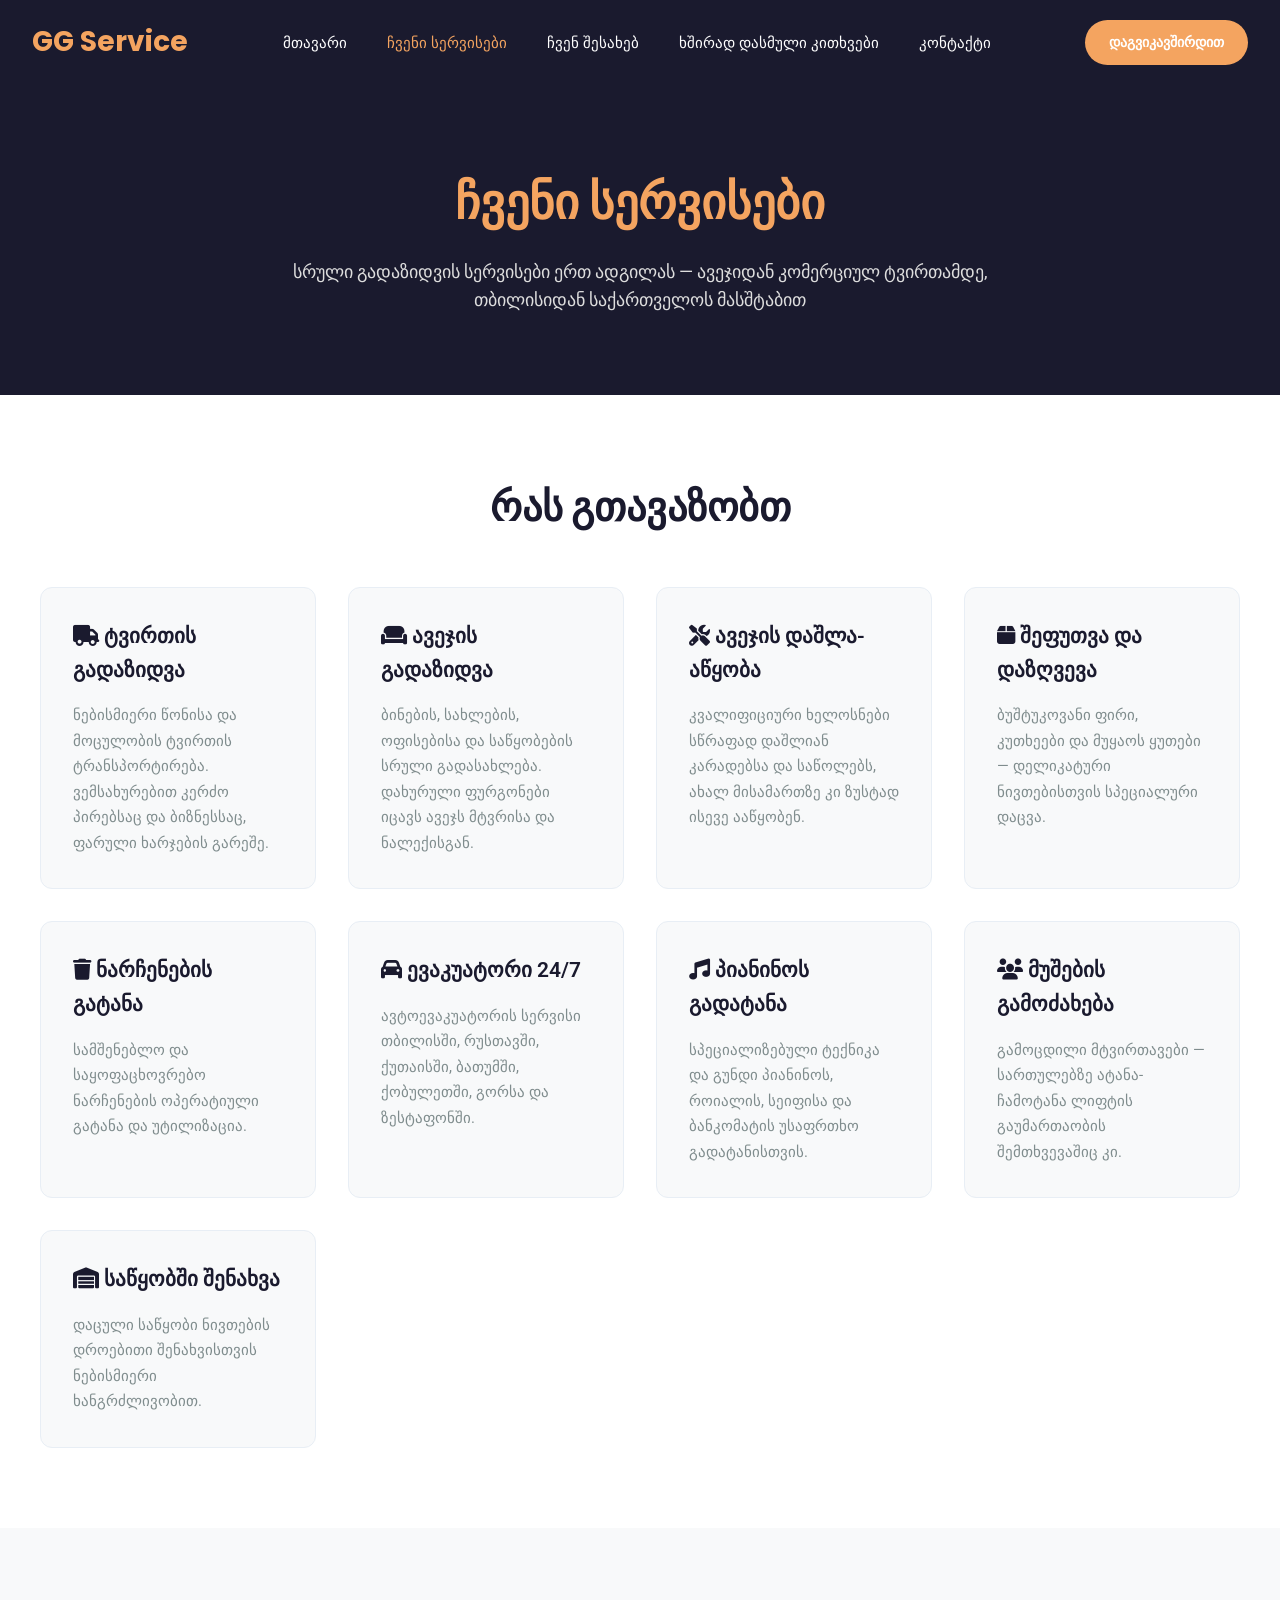
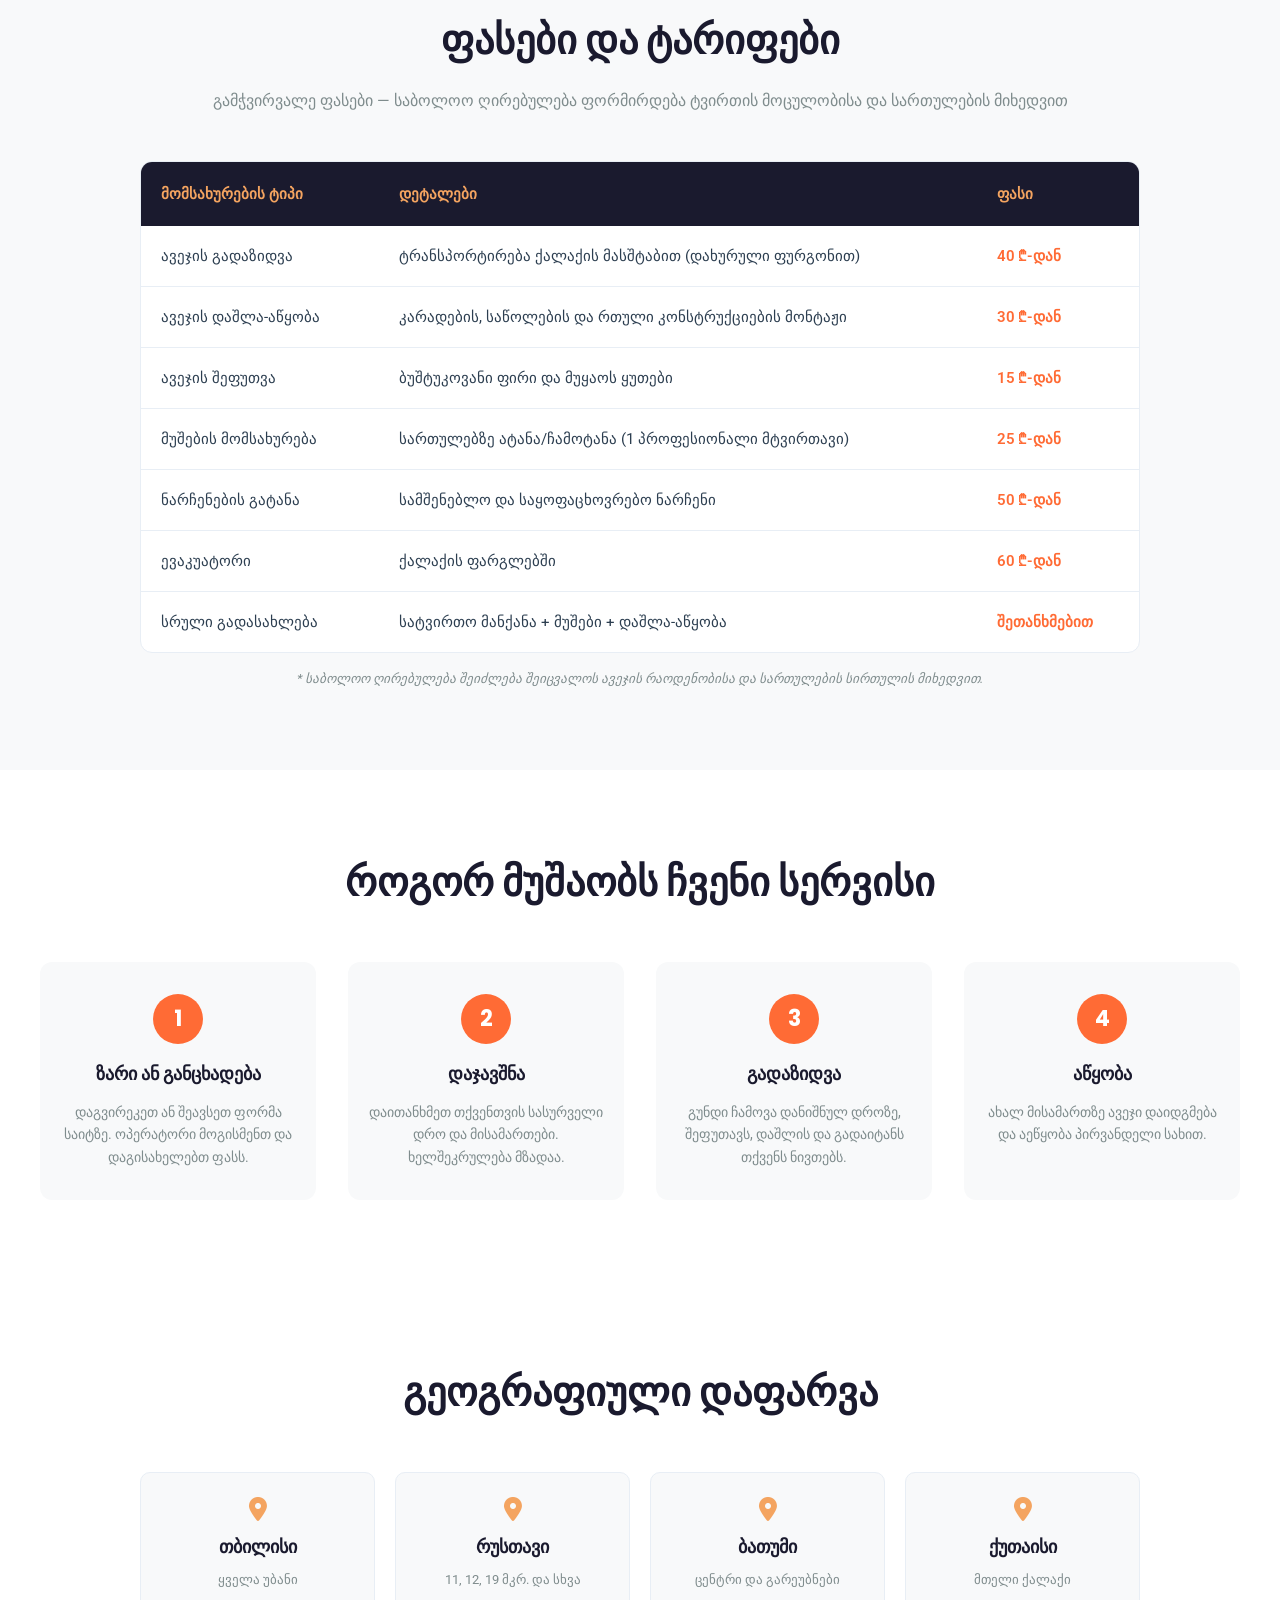
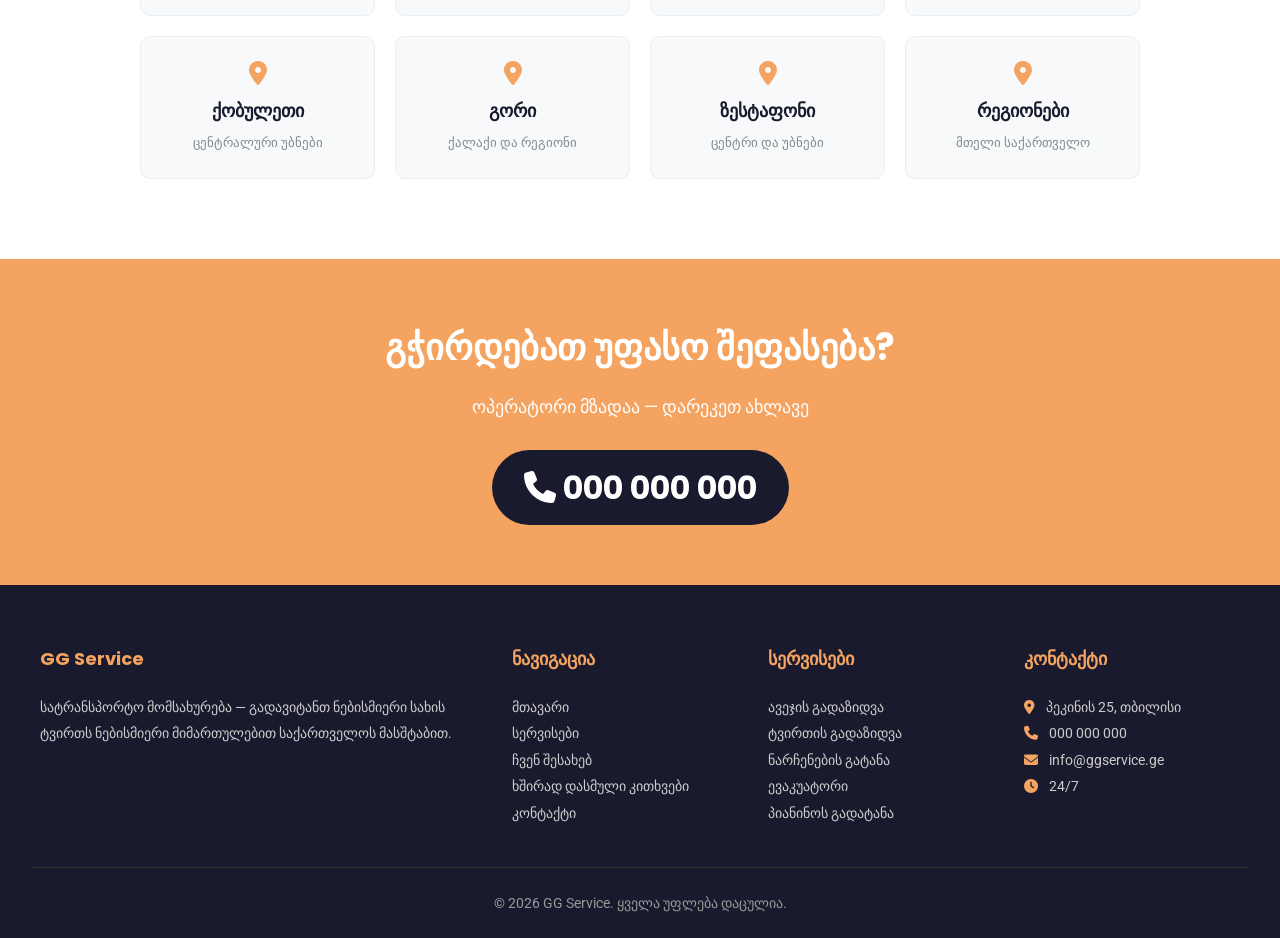
<file: services.html>
<!DOCTYPE html>
<html lang="ka">
<head>
    <meta charset="UTF-8">
    <meta name="viewport" content="width=device-width, initial-scale=1.0">
    <title>სერვისები - GG Service</title>
    <link rel="stylesheet" href="styles.css">
    <link href="https://fonts.googleapis.com/css2?family=Poppins:wght@600;700&family=Roboto:wght@400;500;700&display=swap" rel="stylesheet">
    <link href="https://cdnjs.cloudflare.com/ajax/libs/font-awesome/6.4.0/css/all.min.css" rel="stylesheet">
</head>
<body>
    <header>
        <div class="logo"><a href="index.html">GG Service</a></div>
        <button class="burger"><span></span><span></span><span></span></button>
        <nav>
            <ul>
                <li><a href="index.html">მთავარი</a></li>
                <li><a href="services.html" class="active">ჩვენი სერვისები</a></li>
                <li><a href="about.html">ჩვენ შესახებ</a></li>
                <li><a href="faq.html">ხშირად დასმული კითხვები</a></li>
                <li><a href="contact.html">კონტაქტი</a></li>
            </ul>
        </nav>
        <div class="call-btn"><a href="#" class="popup-open">დაგვიკავშირდით</a></div>
    </header>

    <main>
        <section class="page-header">
            <h1>ჩვენი სერვისები</h1>
            <p>სრული გადაზიდვის სერვისები ერთ ადგილას — ავეჯიდან კომერციულ ტვირთამდე, თბილისიდან საქართველოს მასშტაბით</p>
        </section>

        <section class="services">
            <h2>რას გთავაზობთ</h2>
            <div class="service">
                <div class="service-card">
                    <h3><i class="fas fa-truck"></i> ტვირთის გადაზიდვა</h3>
                    <p>ნებისმიერი წონისა და მოცულობის ტვირთის ტრანსპორტირება. ვემსახურებით კერძო პირებსაც და ბიზნესსაც, ფარული ხარჯების გარეშე.</p>
                </div>
                <div class="service-card">
                    <h3><i class="fas fa-couch"></i> ავეჯის გადაზიდვა</h3>
                    <p>ბინების, სახლების, ოფისებისა და საწყობების სრული გადასახლება. დახურული ფურგონები იცავს ავეჯს მტვრისა და ნალექისგან.</p>
                </div>
                <div class="service-card">
                    <h3><i class="fas fa-tools"></i> ავეჯის დაშლა-აწყობა</h3>
                    <p>კვალიფიციური ხელოსნები სწრაფად დაშლიან კარადებსა და საწოლებს, ახალ მისამართზე კი ზუსტად ისევე ააწყობენ.</p>
                </div>
                <div class="service-card">
                    <h3><i class="fas fa-box"></i> შეფუთვა და დაზღვევა</h3>
                    <p>ბუშტუკოვანი ფირი, კუთხეები და მუყაოს ყუთები — დელიკატური ნივთებისთვის სპეციალური დაცვა.</p>
                </div>
                <div class="service-card">
                    <h3><i class="fas fa-trash"></i> ნარჩენების გატანა</h3>
                    <p>სამშენებლო და საყოფაცხოვრებო ნარჩენების ოპერატიული გატანა და უტილიზაცია.</p>
                </div>
                <div class="service-card">
                    <h3><i class="fas fa-car"></i> ევაკუატორი 24/7</h3>
                    <p>ავტოევაკუატორის სერვისი თბილისში, რუსთავში, ქუთაისში, ბათუმში, ქობულეთში, გორსა და ზესტაფონში.</p>
                </div>
                <div class="service-card">
                    <h3><i class="fas fa-music"></i> პიანინოს გადატანა</h3>
                    <p>სპეციალიზებული ტექნიკა და გუნდი პიანინოს, როიალის, სეიფისა და ბანკომატის უსაფრთხო გადატანისთვის.</p>
                </div>
                <div class="service-card">
                    <h3><i class="fas fa-users"></i> მუშების გამოძახება</h3>
                    <p>გამოცდილი მტვირთავები — სართულებზე ატანა-ჩამოტანა ლიფტის გაუმართაობის შემთხვევაშიც კი.</p>
                </div>
                <div class="service-card">
                    <h3><i class="fas fa-warehouse"></i> საწყობში შენახვა</h3>
                    <p>დაცული საწყობი ნივთების დროებითი შენახვისთვის ნებისმიერი ხანგრძლივობით.</p>
                </div>
            </div>
        </section>

        <section class="pricing">
            <h2>ფასები და ტარიფები</h2>
            <p class="subtitle">გამჭვირვალე ფასები — საბოლოო ღირებულება ფორმირდება ტვირთის მოცულობისა და სართულების მიხედვით</p>
            <div class="pricing-table">
                <table>
                    <thead>
                        <tr>
                            <th>მომსახურების ტიპი</th>
                            <th>დეტალები</th>
                            <th>ფასი</th>
                        </tr>
                    </thead>
                    <tbody>
                        <tr>
                            <td>ავეჯის გადაზიდვა</td>
                            <td>ტრანსპორტირება ქალაქის მასშტაბით (დახურული ფურგონით)</td>
                            <td>40 ₾-დან</td>
                        </tr>
                        <tr>
                            <td>ავეჯის დაშლა-აწყობა</td>
                            <td>კარადების, საწოლების და რთული კონსტრუქციების მონტაჟი</td>
                            <td>30 ₾-დან</td>
                        </tr>
                        <tr>
                            <td>ავეჯის შეფუთვა</td>
                            <td>ბუშტუკოვანი ფირი და მუყაოს ყუთები</td>
                            <td>15 ₾-დან</td>
                        </tr>
                        <tr>
                            <td>მუშების მომსახურება</td>
                            <td>სართულებზე ატანა/ჩამოტანა (1 პროფესიონალი მტვირთავი)</td>
                            <td>25 ₾-დან</td>
                        </tr>
                        <tr>
                            <td>ნარჩენების გატანა</td>
                            <td>სამშენებლო და საყოფაცხოვრებო ნარჩენი</td>
                            <td>50 ₾-დან</td>
                        </tr>
                        <tr>
                            <td>ევაკუატორი</td>
                            <td>ქალაქის ფარგლებში</td>
                            <td>60 ₾-დან</td>
                        </tr>
                        <tr>
                            <td>სრული გადასახლება</td>
                            <td>სატვირთო მანქანა + მუშები + დაშლა-აწყობა</td>
                            <td>შეთანხმებით</td>
                        </tr>
                    </tbody>
                </table>
            </div>
            <p class="pricing-note">* საბოლოო ღირებულება შეიძლება შეიცვალოს ავეჯის რაოდენობისა და სართულების სირთულის მიხედვით.</p>
        </section>

        <section class="process">
            <h2>როგორ მუშაობს ჩვენი სერვისი</h2>
            <div class="steps">
                <div class="step">
                    <div class="num">1</div>
                    <h3>ზარი ან განცხადება</h3>
                    <p>დაგვირეკეთ ან შეავსეთ ფორმა საიტზე. ოპერატორი მოგისმენთ და დაგისახელებთ ფასს.</p>
                </div>
                <div class="step">
                    <div class="num">2</div>
                    <h3>დაჯავშნა</h3>
                    <p>დაითანხმეთ თქვენთვის სასურველი დრო და მისამართები. ხელშეკრულება მზადაა.</p>
                </div>
                <div class="step">
                    <div class="num">3</div>
                    <h3>გადაზიდვა</h3>
                    <p>გუნდი ჩამოვა დანიშნულ დროზე, შეფუთავს, დაშლის და გადაიტანს თქვენს ნივთებს.</p>
                </div>
                <div class="step">
                    <div class="num">4</div>
                    <h3>აწყობა</h3>
                    <p>ახალ მისამართზე ავეჯი დაიდგმება და აეწყობა პირვანდელი სახით.</p>
                </div>
            </div>
        </section>

        <section class="areas">
            <h2>გეოგრაფიული დაფარვა</h2>
            <div class="cities">
                <div class="city-card">
                    <i class="fas fa-map-marker-alt"></i>
                    <h3>თბილისი</h3>
                    <p>ყველა უბანი</p>
                </div>
                <div class="city-card">
                    <i class="fas fa-map-marker-alt"></i>
                    <h3>რუსთავი</h3>
                    <p>11, 12, 19 მკრ. და სხვა</p>
                </div>
                <div class="city-card">
                    <i class="fas fa-map-marker-alt"></i>
                    <h3>ბათუმი</h3>
                    <p>ცენტრი და გარეუბნები</p>
                </div>
                <div class="city-card">
                    <i class="fas fa-map-marker-alt"></i>
                    <h3>ქუთაისი</h3>
                    <p>მთელი ქალაქი</p>
                </div>
                <div class="city-card">
                    <i class="fas fa-map-marker-alt"></i>
                    <h3>ქობულეთი</h3>
                    <p>ცენტრალური უბნები</p>
                </div>
                <div class="city-card">
                    <i class="fas fa-map-marker-alt"></i>
                    <h3>გორი</h3>
                    <p>ქალაქი და რეგიონი</p>
                </div>
                <div class="city-card">
                    <i class="fas fa-map-marker-alt"></i>
                    <h3>ზესტაფონი</h3>
                    <p>ცენტრი და უბნები</p>
                </div>
                <div class="city-card">
                    <i class="fas fa-map-marker-alt"></i>
                    <h3>რეგიონები</h3>
                    <p>მთელი საქართველო</p>
                </div>
            </div>
        </section>

        <section class="cta-banner">
            <h2>გჭირდებათ უფასო შეფასება?</h2>
            <p>ოპერატორი მზადაა — დარეკეთ ახლავე</p>
            <a href="tel:+995000000000" class="phone"><i class="fas fa-phone"></i> 000 000 000</a>
        </section>
    </main>

    <footer>
        <div class="footer-grid">
            <div class="footer-col">
                <h4>GG Service</h4>
                <p>სატრანსპორტო მომსახურება — გადავიტანთ ნებისმიერი სახის ტვირთს ნებისმიერი მიმართულებით საქართველოს მასშტაბით.</p>
            </div>
            <div class="footer-col">
                <h4>ნავიგაცია</h4>
                <a href="index.html">მთავარი</a>
                <a href="services.html">სერვისები</a>
                <a href="about.html">ჩვენ შესახებ</a>
                <a href="faq.html">ხშირად დასმული კითხვები</a>
                <a href="contact.html">კონტაქტი</a>
            </div>
            <div class="footer-col">
                <h4>სერვისები</h4>
                <a href="services.html">ავეჯის გადაზიდვა</a>
                <a href="services.html">ტვირთის გადაზიდვა</a>
                <a href="services.html">ნარჩენების გატანა</a>
                <a href="services.html">ევაკუატორი</a>
                <a href="services.html">პიანინოს გადატანა</a>
            </div>
            <div class="footer-col">
                <h4>კონტაქტი</h4>
                <p><i class="fas fa-map-marker-alt"></i> პეკინის 25, თბილისი</p>
                <p><i class="fas fa-phone"></i> 000 000 000</p>
                <p><i class="fas fa-envelope"></i> info@ggservice.ge</p>
                <p><i class="fas fa-clock"></i> 24/7</p>
            </div>
        </div>
        <div class="footer-bottom">
            <p>&copy; 2026 GG Service. ყველა უფლება დაცულია.</p>
        </div>
    </footer>

    <div class="popup" id="popup">
        <div class="popup-content">
            <button class="popup-close">&times;</button>
            <h3>დაგვიკავშირდით</h3>
            <p><i class="fas fa-phone"></i> +995 000 000 000</p>
            <p><i class="fas fa-envelope"></i> info@ggservice.ge</p>
            <p><i class="fas fa-map-marker-alt"></i> პეკინის 25, თბილისი</p>
            <p><i class="fas fa-clock"></i> კვირაში 7 დღე, 24 საათი</p>
            <a href="tel:+995000000000" class="call-btn">დარეკვა</a>
        </div>
    </div>

    <script src="script.js"></script>
</body>
</html>
</file>
<file: styles.css>
* {
  margin: 0;
  padding: 0;
  box-sizing: border-box;
}

:root {
  --brand: #f4a460;
  --dark: #1a1a2e;
  --light: #f8f9fa;
  --border: #e8eef5;
  --padding: 80px 32px;
}

body {
  font-family: "Roboto", sans-serif;
  color: #2c3e50;
  background: var(--light);
  line-height: 1.6;
  overflow-x: hidden;
}

/* ========== ფედერი ========== */
header {
  background: var(--dark);
  padding: 20px 32px;
  display: flex;
  justify-content: space-between;
  align-items: center;
  flex-wrap: wrap;
  position: sticky;
  top: 0;
  z-index: 1000;
}

.logo a {
  font-family: "Poppins", sans-serif;
  font-size: 28px;
  font-weight: 700;
  color: var(--brand);
  text-decoration: none;
}

.logo a:hover {
  color: #ff6b35;
}

/* ========== ნავიგაცია ========== */
nav ul {
  display: flex;
  list-style: none;
  gap: 40px;
  margin: 0;
}

nav a {
  color: #fff;
  text-decoration: none;
  font-weight: 500;
  font-size: 15px;
}

nav a:hover {
  color: var(--brand);
}

nav a.active {
  color: var(--brand);
}

/* ========== ბურგერ მენიუ ========== */
.burger {
  display: none;
  flex-direction: column;
  gap: 5px;
  background: transparent;
  border: none;
  cursor: pointer;
  padding: 8px;
  z-index: 1100;
}

.burger span {
  display: block;
  width: 26px;
  height: 3px;
  background: var(--brand);
  border-radius: 2px;
}

.burger.active span:nth-child(1) {
  transform: translateY(8px) rotate(45deg);
}

.burger.active span:nth-child(2) {
  opacity: 0;
}

.burger.active span:nth-child(3) {
  transform: translateY(-8px) rotate(-45deg);
}

/* ========== CALL ღილაკი ========== */
.call-btn {
  background: var(--brand);
  color: white;
  padding: 11px 24px;
  border-radius: 50px;
  text-decoration: none;
  font-weight: 600;
  font-size: 14px;
  display: inline-block;
}

.call-btn:hover {
  background: #ff6b35;
}

.call-btn a {
  color: white;
  text-decoration: none;
}

/* ========== MAIN ========== */
main {
  background: var(--light);
}

/* ========== ჰერო ========== */
.hero {
  display: grid;
  grid-template-columns: 1fr 1fr;
  gap: 48px;
  align-items: center;
  padding: var(--padding);
  max-width: 1200px;
  margin: 0 auto;
}

.hero-left h1 {
  font-family: "Poppins", sans-serif;
  font-size: 56px;
  font-weight: 700;
  margin-bottom: 24px;
  color: var(--dark);
  line-height: 1.1;
}

.hero-left p {
  font-size: 18px;
  color: #7f8c8d;
  margin-bottom: 32px;
  line-height: 1.8;
}

.hero-left .call-btn {
  display: inline-block;
}

.hero-right img {
  width: 100%;
  height: auto;
  border-radius: 15px;
}

/* ========== სერვისები ========== */
.services {
  padding: var(--padding);
  background: #fff;
  text-align: center;
}

.services h2 {
  font-family: "Poppins", sans-serif;
  font-size: 40px;
  margin-bottom: 48px;
  color: var(--dark);
}

.service {
  display: grid;
  grid-template-columns: repeat(4, 1fr);
  gap: 32px;
  max-width: 1200px;
  margin: 0 auto;
}

.service-card {
  background: var(--light);
  padding: 32px;
  border-radius: 12px;
  text-align: left;
  border: 1px solid var(--border);
}

.service-card h3 {
  color: var(--dark);
  margin-bottom: 16px;
  font-size: 21px;
  font-weight: 600;
}

.service-card p {
  color: #7f8c8d;
  font-size: 15px;
  line-height: 1.7;
}

/* ========== ჩვენს შესახებ ========== */
.about {
  display: grid;
  grid-template-columns: 1fr 1fr;
  gap: 48px;
  align-items: center;
  padding: var(--padding);
  max-width: 1200px;
  margin: 0 auto;
  background: var(--light);
}

.about-left img {
  width: 100%;
  border-radius: 15px;
}

.about-right h2 {
  font-family: "Poppins", sans-serif;
  font-size: 40px;
  margin-bottom: 24px;
  color: var(--dark);
}

.about-right p {
  font-size: 16px;
  color: #7f8c8d;
  line-height: 1.9;
  margin-bottom: 24px;
}

/* ========== ხდკ ========== */
.faq {
  padding: var(--padding);
  background: var(--dark);
  color: #fff;
  text-align: center;
}

.faq h2 {
  font-family: "Poppins", sans-serif;
  font-size: 40px;
  margin-bottom: 48px;
  color: var(--brand);
}

/* ========== კონტაქტი ========== */
.contact {
  padding: var(--padding);
  background: #fff;
  text-align: center;
}

.contact h2 {
  font-family: "Poppins", sans-serif;
  font-size: 40px;
  margin-bottom: 48px;
  color: var(--dark);
}

.contact-info {
  display: grid;
  grid-template-columns: 1fr 1fr;
  gap: 48px;
  max-width: 1000px;
  margin: 0 auto;
}

.contact-left p {
  margin-bottom: 24px;
  font-size: 16px;
  color: #2c3e50;
}

.contact-left i {
  color: var(--brand);
  margin-right: 13px;
  font-size: 19px;
}

/* ========== ფორმა ========== */
form {
  display: flex;
  flex-direction: column;
  gap: 16px;
}

input,
textarea {
  padding: 14px 19px;
  border: 2px solid var(--border);
  border-radius: 8px;
  font-family: "Roboto", sans-serif;
  font-size: 15px;
  background: var(--light);
}

input:focus {
  outline: none;
  border-color: var(--brand);
}

textarea:focus {
  outline: none;
  border-color: var(--brand);
}

textarea {
  resize: vertical;
  min-height: 120px;
}

form button {
  padding: 16px;
  background: var(--brand);
  color: white;
  border: none;
  border-radius: 8px;
  font-weight: 600;
  font-size: 16px;
  cursor: pointer;
  font-family: "Roboto", sans-serif;
}

form button:hover {
  background: #ff6b35;
}

/* ========== ფუტერი ========== */
footer {
  background: var(--dark);
  color: #fff;
  padding: 60px 32px 24px;
  font-size: 14px;
}

.footer-grid {
  display: grid;
  grid-template-columns: 2fr 1fr 1fr 1fr;
  gap: 40px;
  max-width: 1200px;
  margin: 0 auto 40px;
}

.footer-col h4 {
  color: var(--brand);
  font-size: 18px;
  margin-bottom: 20px;
  font-family: "Poppins", sans-serif;
}

.footer-col p {
  color: #ccc;
  font-size: 14px;
  line-height: 1.9;
  text-decoration: none;
  display: block;
}

.footer-col a {
  color: #ccc;
  font-size: 14px;
  line-height: 1.9;
  text-decoration: none;
  display: block;
}

.footer-col a:hover {
  color: var(--brand);
}

.footer-col i {
  color: var(--brand);
  margin-right: 8px;
}

.footer-bottom {
  text-align: center;
  padding-top: 24px;
  border-top: 1px solid #333;
  color: #999;
}

/* ========== PAGE HEADER ========== */
.page-header {
  background: var(--dark);
  padding: var(--padding);
  text-align: center;
  color: #fff;
}

.page-header h1 {
  font-family: "Poppins", sans-serif;
  font-size: 48px;
  margin-bottom: 16px;
  color: var(--brand);
}

.page-header p {
  font-size: 18px;
  max-width: 700px;
  margin: 0 auto;
  color: #ddd;
}

/* ========== შედეგების ციფრენბი ========== */
.stats {
  padding: var(--padding);
  background: var(--light);
}

.stats-grid {
  display: grid;
  grid-template-columns: repeat(4, 1fr);
  gap: 32px;
  max-width: 1200px;
  margin: 0 auto;
  text-align: center;
}

.stat-card {
  background: #fff;
  padding: 40px 24px;
  border-radius: 12px;
  border: 1px solid var(--border);
  border-top: 4px solid var(--brand);
}

.stat-card .number {
  font-family: "Poppins", sans-serif;
  font-size: 48px;
  font-weight: 700;
  color: var(--dark);
  margin-bottom: 8px;
}

.stat-card .label {
  color: #7f8c8d;
  font-size: 15px;
  font-weight: 500;
}

/* ========== რატომ ჩვენ ========== */
.why-us {
  padding: var(--padding);
  background: #fff;
  text-align: center;
}

.why-us h2 {
  font-family: "Poppins", sans-serif;
  font-size: 40px;
  margin-bottom: 48px;
  color: var(--dark);
}

.why-grid {
  display: grid;
  grid-template-columns: repeat(4, 1fr);
  gap: 32px;
  max-width: 1200px;
  margin: 0 auto;
}

.why-card {
  padding: 32px 24px;
  text-align: center;
}

.why-card .icon {
  width: 70px;
  height: 70px;
  background: var(--brand);
  color: #fff;
  border-radius: 50%;
  display: flex;
  align-items: center;
  justify-content: center;
  font-size: 28px;
  margin: 0 auto 20px;
}

.why-card h3 {
  color: var(--dark);
  font-size: 20px;
  margin-bottom: 12px;
}

.why-card p {
  color: #7f8c8d;
  font-size: 15px;
  line-height: 1.7;
}

/* ========== ფასები ========== */
.pricing {
  padding: var(--padding);
  background: var(--light);
}

.pricing h2 {
  font-family: "Poppins", sans-serif;
  font-size: 40px;
  margin-bottom: 16px;
  color: var(--dark);
  text-align: center;
}

.pricing .subtitle {
  text-align: center;
  color: #7f8c8d;
  margin-bottom: 48px;
  font-size: 16px;
}

.pricing-table {
  max-width: 1000px;
  margin: 0 auto;
  background: #fff;
  border-radius: 12px;
  overflow: hidden;
  border: 1px solid var(--border);
}

.pricing-table table {
  width: 100%;
  border-collapse: collapse;
}

.pricing-table th {
  background: var(--dark);
  color: var(--brand);
  padding: 20px;
  text-align: left;
  font-weight: 600;
  font-size: 15px;
}

.pricing-table td {
  padding: 18px 20px;
  border-bottom: 1px solid var(--border);
  font-size: 15px;
  color: #2c3e50;
}

.pricing-table tr:last-child td {
  border-bottom: none;
}

.pricing-table tr:hover {
  background: var(--light);
}

.pricing-table td:last-child {
  color: #ff6b35;
  font-weight: 600;
}

.pricing-note {
  max-width: 1000px;
  margin: 16px auto 0;
  text-align: center;
  color: #7f8c8d;
  font-size: 13px;
  font-style: italic;
}

/* ========== მომსხურების ნაბიჯები ========== */
.process {
  padding: var(--padding);
  background: #fff;
  text-align: center;
}

.process h2 {
  font-family: "Poppins", sans-serif;
  font-size: 40px;
  margin-bottom: 48px;
  color: var(--dark);
}

.steps {
  display: grid;
  grid-template-columns: repeat(4, 1fr);
  gap: 32px;
  max-width: 1200px;
  margin: 0 auto;
}

.step {
  padding: 32px 20px;
  background: var(--light);
  border-radius: 12px;
}

.step .num {
  width: 50px;
  height: 50px;
  background: #ff6b35;
  color: #fff;
  border-radius: 50%;
  display: flex;
  align-items: center;
  justify-content: center;
  font-size: 22px;
  font-weight: 700;
  margin: 0 auto 16px;
  font-family: "Poppins", sans-serif;
}

.step h3 {
  color: var(--dark);
  font-size: 18px;
  margin-bottom: 12px;
}

.step p {
  color: #7f8c8d;
  font-size: 14px;
  line-height: 1.6;
}

/* ========== CTA ბანერი ========== */
.cta-banner {
  background: var(--brand);
  padding: 60px 32px;
  text-align: center;
  color: #fff;
}

.cta-banner h2 {
  font-family: "Poppins", sans-serif;
  font-size: 36px;
  margin-bottom: 16px;
}

.cta-banner p {
  font-size: 18px;
  margin-bottom: 28px;
}

.cta-banner .phone {
  font-family: "Poppins", sans-serif;
  font-size: 32px;
  font-weight: 700;
  color: #fff;
  text-decoration: none;
  background: var(--dark);
  padding: 12px 32px;
  border-radius: 50px;
  display: inline-block;
}

.cta-banner .phone:hover {
  background: #000;
}

/* ========== ქალაქები ========== */
.areas {
  padding: var(--padding);
  background: #fff;
  text-align: center;
}

.areas h2 {
  font-family: "Poppins", sans-serif;
  font-size: 40px;
  margin-bottom: 48px;
  color: var(--dark);
}

.cities {
  display: grid;
  grid-template-columns: repeat(4, 1fr);
  gap: 20px;
  max-width: 1000px;
  margin: 0 auto;
}

.city-card {
  background: var(--light);
  padding: 24px;
  border-radius: 10px;
  border: 1px solid var(--border);
}

.city-card h3 {
  color: var(--dark);
  font-size: 18px;
  margin-bottom: 8px;
}

.city-card p {
  color: #7f8c8d;
  font-size: 13px;
}

.city-card i {
  color: var(--brand);
  font-size: 24px;
  margin-bottom: 12px;
}

/* ========== პარტნიორები ========== */
.partners {
  padding: 60px 32px;
  background: var(--light);
  text-align: center;
}

.partners h3 {
  color: #7f8c8d;
  font-size: 14px;
  text-transform: uppercase;
  letter-spacing: 2px;
  margin-bottom: 32px;
}

.partner-logos {
  display: flex;
  flex-wrap: wrap;
  justify-content: center;
  gap: 48px;
  max-width: 1000px;
  margin: 0 auto;
  align-items: center;
}

.partner-logos div {
  font-family: "Poppins", sans-serif;
  font-size: 22px;
  font-weight: 700;
  color: #7f8c8d;
}

/* ========== REVIEWS (API) ========== */
.products {
  padding: var(--padding);
  background: #fff;
  text-align: center;
}

.products h2 {
  font-family: "Poppins", sans-serif;
  font-size: 40px;
  margin-bottom: 16px;
  color: var(--dark);
}

.products .subtitle {
  color: #7f8c8d;
  margin-bottom: 48px;
  font-size: 16px;
}

.products-grid {
  display: grid;
  grid-template-columns: repeat(5, 1fr);
  gap: 24px;
  max-width: 1200px;
  margin: 0 auto;
}

/* ========== ფილტრი ========== */
.filters {
  display: flex;
  gap: 16px;
  max-width: 800px;
  margin: 0 auto 32px;
  flex-wrap: wrap;
  justify-content: center;
}

.search-input {
  padding: 12px 18px;
  border: 2px solid var(--border);
  border-radius: 8px;
  font-family: "Roboto", sans-serif;
  font-size: 15px;
  background: var(--light);
  color: #2c3e50;
  flex: 1;
  min-width: 200px;
}

.sort-select {
  padding: 12px 18px;
  border: 2px solid var(--border);
  border-radius: 8px;
  font-family: "Roboto", sans-serif;
  font-size: 15px;
  background: var(--light);
  color: #2c3e50;
  cursor: pointer;
  min-width: 200px;
}

.search-input:focus {
  outline: none;
  border-color: var(--brand);
}

.sort-select:focus {
  outline: none;
  border-color: var(--brand);
}

.empty-message {
  grid-column: 1 / -1;
  color: #7f8c8d;
  font-size: 16px;
  padding: 40px;
}

/* ========== რივიუს ქარდი ========== */
.review-card {
  background: #fff;
  border-radius: 12px;
  padding: 28px 24px;
  border: 1px solid var(--border);
  text-align: center;
  transition: 0.3s;
}

.review-card:hover {
  transform: translateY(-4px);
}

.review-avatar {
  width: 80px;
  height: 80px;
  border-radius: 50%;
  object-fit: cover;
  margin: 0 auto 16px;
  display: block;
  border: 3px solid var(--brand);
}

.review-card .stars {
  color: #ffc107;
  font-size: 18px;
  margin-bottom: 12px;
  letter-spacing: 2px;
}

.review-text {
  color: #2c3e50;
  font-size: 14px;
  line-height: 1.6;
  font-style: italic;
  margin-bottom: 16px;
  min-height: 80px;
}

.review-author {
  color: var(--dark);
  font-weight: 600;
  font-size: 15px;
  margin-bottom: 4px;
}

.review-location {
  color: #7f8c8d;
  font-size: 13px;
}

.review-location i {
  color: var(--brand);
  margin-right: 4px;
}

/* ========== LOADER ========== */
.loader {
  display: none;
  justify-content: center;
  align-items: center;
  padding: 40px;
}

.loader-spinner {
  width: 50px;
  height: 50px;
  border: 5px solid var(--border);
  border-top-color: var(--brand);
  border-radius: 50%;
  animation: spin 0.8s linear infinite;
}

@keyframes spin {
  to {
    transform: rotate(360deg);
  }
}

/* ========== ერორი ========== */
.error-message {
  display: none;
  max-width: 600px;
  margin: 24px auto 0;
  padding: 16px 24px;
  background: #fee;
  border: 1px solid #f88;
  color: #c00;
  border-radius: 8px;
  font-size: 14px;
}

/* ========== კონტაქტების გვერდი ========== */
.contact-form-extra {
  display: grid;
  grid-template-columns: 1fr 1fr;
  gap: 16px;
}

.map-section {
  padding: 0 32px 80px;
  max-width: 1200px;
  margin: 0 auto;
}

.map-placeholder {
  height: 350px;
  background: var(--border);
  border-radius: 12px;
  display: flex;
  align-items: center;
  justify-content: center;
  color: #7f8c8d;
  font-size: 18px;
}

.map-placeholder i {
  font-size: 48px;
  color: var(--brand);
  margin-right: 16px;
}

/* ========== აკორდეონი ========== */
.accordion {
  max-width: 800px;
  margin: 0 auto;
  display: flex;
  flex-direction: column;
  gap: 16px;
}

.accordion-item {
  background: #2a2a4a;
  border: 1px solid var(--brand);
  border-radius: 12px;
  overflow: hidden;
}

.accordion-header {
  width: 100%;
  background: transparent;
  border: none;
  padding: 20px 24px;
  color: var(--brand);
  font-size: 17px;
  font-weight: 600;
  font-family: "Roboto", sans-serif;
  text-align: left;
  cursor: pointer;
  display: flex;
  justify-content: space-between;
  align-items: center;
  gap: 16px;
}

.accordion-header i {
  transition: 0.3s;
  font-size: 14px;
}

.accordion-item.active .accordion-header i {
  transform: rotate(180deg);
}

.accordion-body {
  max-height: 0;
  overflow: hidden;
  transition: 0.3s;
}

.accordion-item.active .accordion-body {
  max-height: 300px;
}

.accordion-body p {
  padding: 0 24px 20px;
  color: #ddd;
  font-size: 15px;
  line-height: 1.7;
  text-align: left;
}

/* ========== პოპაპი ========== */
.popup {
  display: none;
  position: fixed;
  top: 0;
  left: 0;
  right: 0;
  bottom: 0;
  background: #00000099;
  z-index: 2000;
  justify-content: center;
  align-items: center;
  padding: 20px;
}

.popup.active {
  display: flex;
}

.popup-content {
  background: #fff;
  border-radius: 16px;
  padding: 40px;
  max-width: 420px;
  width: 100%;
  position: relative;
  text-align: center;
}

.popup-content h3 {
  font-family: "Poppins", sans-serif;
  color: var(--dark);
  font-size: 26px;
  margin-bottom: 24px;
}

.popup-content p {
  color: #2c3e50;
  margin-bottom: 12px;
  font-size: 15px;
}

.popup-content i {
  color: var(--brand);
  margin-right: 8px;
}

.popup-content .call-btn {
  margin-top: 16px;
}

.popup-close {
  position: absolute;
  top: 12px;
  right: 16px;
  background: transparent;
  border: none;
  font-size: 32px;
  color: #7f8c8d;
  cursor: pointer;
  line-height: 1;
}

.popup-close:hover {
  color: #ff6b35;
}

/* ========== (769px - 1024px) ========== */
@media (max-width: 1024px) and (min-width: 769px) {
  .hero,
  .about {
    padding: 60px 24px;
    gap: 32px;
  }

  .hero-left h1 {
    font-size: 42px;
  }

  .services,
  .why-us,
  .pricing,
  .process,
  .areas,
  .products,
  .contact,
  .faq {
    padding: 60px 24px;
  }

  .services h2,
  .why-us h2,
  .pricing h2,
  .process h2,
  .areas h2,
  .products h2,
  .contact h2,
  .faq h2,
  .about-right h2 {
    font-size: 32px;
  }

  .service {
    grid-template-columns: repeat(2, 1fr);
  }

  .products-grid {
    grid-template-columns: repeat(2, 1fr);
  }

  .why-grid {
    grid-template-columns: repeat(2, 1fr);
  }

  .stats-grid {
    grid-template-columns: repeat(2, 1fr);
  }

  .steps {
    grid-template-columns: repeat(2, 1fr);
  }

  .cities {
    grid-template-columns: repeat(3, 1fr);
  }

  .footer-grid {
    grid-template-columns: 1fr 1fr;
    gap: 32px;
  }

  .page-header h1 {
    font-size: 40px;
  }

  nav ul {
    gap: 20px;
  }

  nav a {
    font-size: 14px;
  }
}

/* ==========(max 768px) ========== */
@media (max-width: 768px) {
  header {
    padding: 16px;
  }

  .burger {
    display: flex;
    order: 3;
  }

  nav {
    order: 4;
    width: 100%;
  }

  nav ul {
    display: none;
    flex-direction: column;
    gap: 16px;
    text-align: center;
    width: 100%;
    padding-top: 16px;
  }

  nav ul.active {
    display: flex;
  }

  header .call-btn {
    display: none;
  }

  .hero {
    grid-template-columns: 1fr;
    gap: 32px;
    padding: 48px 16px;
  }

  .about {
    grid-template-columns: 1fr;
    gap: 32px;
    padding: 48px 16px;
  }

  .contact-info {
    grid-template-columns: 1fr;
    gap: 32px;
    padding: 48px 16px;
  }

  .hero-left h1 {
    font-size: 32px;
  }

  .services h2,
  .about-right h2,
  .contact h2,
  .faq h2 {
    font-size: 32px;
  }

  .service {
    grid-template-columns: 1fr;
  }

  .products-grid {
    grid-template-columns: 1fr;
  }

  .why-grid {
    grid-template-columns: 1fr;
  }

  .stats-grid {
    grid-template-columns: repeat(2, 1fr);
  }

  .steps {
    grid-template-columns: 1fr;
  }

  .cities {
    grid-template-columns: repeat(2, 1fr);
  }

  .services,
  .faq,
  .contact,
  .products,
  .why-us,
  .pricing,
  .process,
  .areas {
    padding: 48px 16px;
  }

  .footer-grid {
    grid-template-columns: 1fr;
    gap: 32px;
  }

  .page-header h1 {
    font-size: 32px;
  }

  .stat-card .number {
    font-size: 36px;
  }

  .pricing-table {
    overflow-x: auto;
  }

  .pricing-table table {
    min-width: 600px;
  }

  .contact-form-extra {
    grid-template-columns: 1fr;
  }

  .cta-banner h2 {
    font-size: 26px;
  }

  .cta-banner .phone {
    font-size: 22px;
    padding: 10px 24px;
  }

  .filters {
    flex-direction: column;
  }

  .search-input {
    width: 100%;
  }

  .sort-select {
    width: 100%;
  }
}

/* ========== (max 480px) ========== */
@media (max-width: 480px) {
  .logo a {
    font-size: 20px;
  }

  .hero-left h1 {
    font-size: 28px;
  }

  header {
    padding: 16px;
  }

  .hero {
    padding: 40px 16px;
  }

  .stats-grid {
    grid-template-columns: 1fr;
  }

  .cities {
    grid-template-columns: 1fr;
  }
}
</file>
